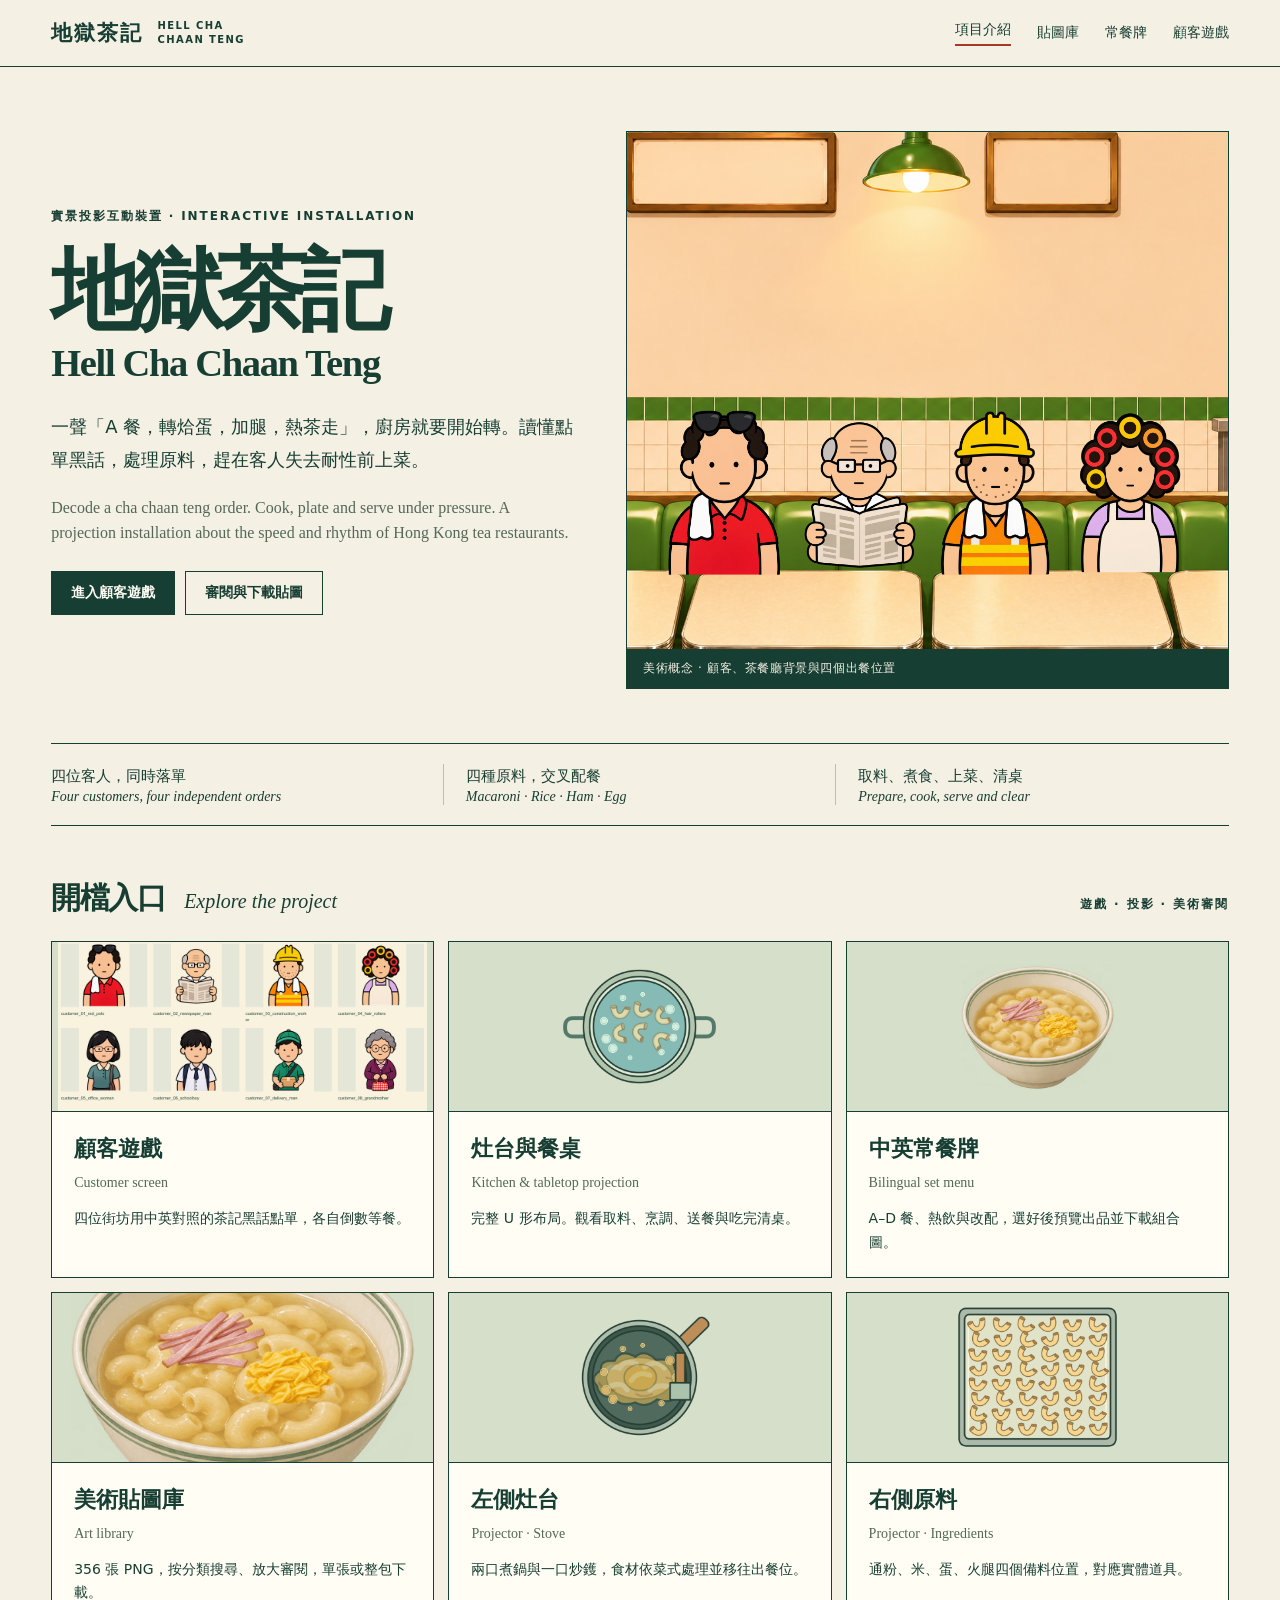
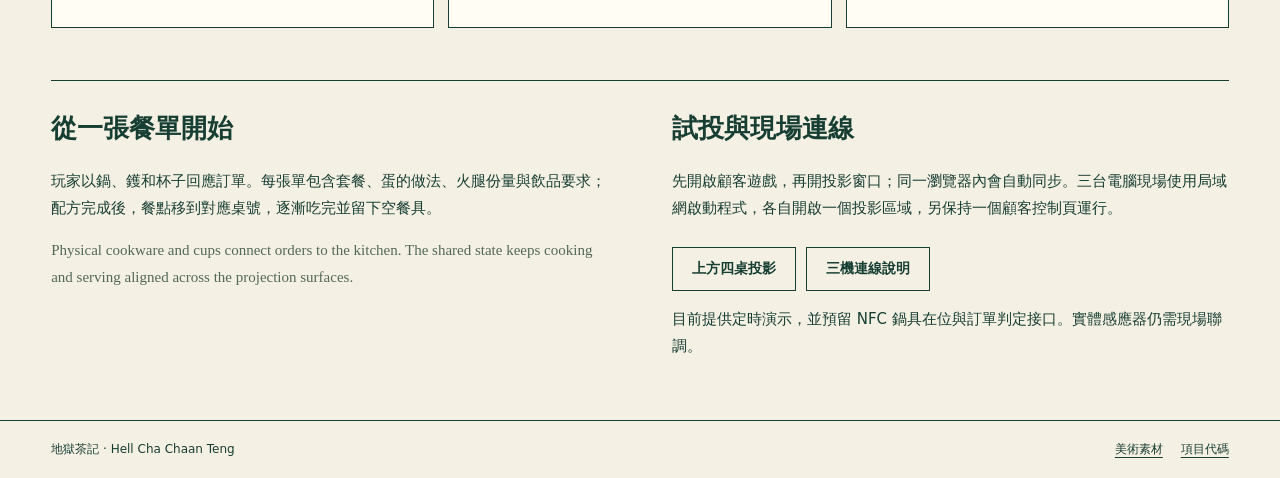
<file: index.html>
<!doctype html><html lang="zh-HK"><head><meta charset="utf-8"><meta name="viewport" content="width=device-width,initial-scale=1"><title>地獄茶記 · Hell Cha Chaan Teng</title><meta name="description" content="用茶餐廳點單黑話、實體道具與投影互動，體驗一場廚房出餐挑戰。項目介紹、遊戲入口、投影與美術貼圖。"><link rel="stylesheet" href="hub.css">
<script>if(new URLSearchParams(location.search).has('projection'))location.replace('customers.html'+location.search+location.hash)</script></head>
<body><nav class="site-nav" aria-label="主導航"><a class="wordmark" href="index.html">地獄茶記<small>HELL CHA<br>CHAAN TENG</small></a><div class="site-links"><a href="index.html" aria-current="page">項目介紹</a><a href="textures.html">貼圖庫</a><a href="menu.html">常餐牌</a><a href="customers.html">顧客遊戲</a></div></nav>
<main class="shell">
<section class="hero"><div><span class="eyebrow">實景投影互動裝置 · Interactive installation</span><h1>地獄茶記<span lang="en">Hell Cha Chaan Teng</span></h1><p class="intro">一聲「A 餐，轉烚蛋，加腿，熱茶走」，廚房就要開始轉。讀懂點單黑話，處理原料，趕在客人失去耐性前上菜。</p><p class="english" lang="en">Decode a cha chaan teng order. Cook, plate and serve under pressure. A projection installation about the speed and rhythm of Hong Kong tea restaurants.</p><div class="actions"><a class="button" href="customers.html">進入顧客遊戲</a><a class="button secondary" href="textures.html">審閱與下載貼圖</a></div></div>
<figure class="hero-art"><img class="room" src="HellChaChaanTeng_ArtPack_2026-11-22/02_Backgrounds/background_customer_four_tables.png" alt="綠色卡座、奶油色牆面與四張空餐桌的茶餐廳"><div class="hero-people" aria-hidden="true"><img src="HellChaChaanTeng_ArtPack_2026-11-22/01_Customers/customer_01_red_polo.png" alt=""><img src="HellChaChaanTeng_ArtPack_2026-11-22/01_Customers/customer_02_newspaper_man.png" alt=""><img src="HellChaChaanTeng_ArtPack_2026-11-22/01_Customers/customer_03_construction_worker.png" alt=""><img src="HellChaChaanTeng_ArtPack_2026-11-22/01_Customers/customer_04_hair_rollers.png" alt=""></div><figcaption class="hero-caption">美術概念 · 顧客、茶餐廳背景與四個出餐位置</figcaption></figure></section>
<div class="strip"><p>四位客人，同時落單<small>Four customers, four independent orders</small></p><p>四種原料，交叉配餐<small>Macaroni · Rice · Ham · Egg</small></p><p>取料、煮食、上菜、清桌<small>Prepare, cook, serve and clear</small></p></div>
<section aria-labelledby="entrances"><div class="section-heading"><h2 id="entrances">開檔入口 <small>Explore the project</small></h2><span class="eyebrow">遊戲 · 投影 · 美術審閱</span></div>
<div class="entry-grid">
<a class="entry" href="customers.html"><img src="HellChaChaanTeng_ArtPack_2026-11-22/11_Preview/contact_customers.png" alt="八款顧客美術總覽"><div class="entry-copy"><h3>顧客遊戲</h3><p class="english">Customer screen</p><p>四位街坊用中英對照的茶記黑話點單，各自倒數等餐。</p></div></a>
<a class="entry" href="tables.html"><img src="HellChaChaanTeng_ArtPack_2026-11-22/07_Cooking_States/pot_macaroni_02_cooking.png" alt="鍋中通粉冒泡烹調"><div class="entry-copy"><h3>灶台與餐桌</h3><p class="english">Kitchen & tabletop projection</p><p>完整 U 形布局。觀看取料、烹調、送餐與吃完清桌。</p></div></a>
<a class="entry" href="menu.html"><img src="HellChaChaanTeng_ArtPack_2026-11-22/03_Food_Only/food_a_regular.png" alt="A 餐火腿炒蛋通粉"><div class="entry-copy"><h3>中英常餐牌</h3><p class="english">Bilingual set menu</p><p>A–D 餐、熱飲與改配，選好後預覽出品並下載組合圖。</p></div></a>
<a class="entry" href="textures.html"><img class="cover" src="HellChaChaanTeng_ArtPack_2026-11-22/03_Food_Only/food_a_regular.png" alt="餐點與飲品貼圖總覽"><div class="entry-copy"><h3>美術貼圖庫</h3><p class="english">Art library</p><p>356 張 PNG，按分類搜尋、放大審閱，單張或整包下載。</p></div></a>
<a class="entry" href="tables.html?view=stove"><img src="HellChaChaanTeng_ArtPack_2026-11-22/07_Cooking_States/wok_scrambled_02_cooking.png" alt="炒鑊中的蛋與鑊鏟"><div class="entry-copy"><h3>左側灶台</h3><p class="english">Projector · Stove</p><p>兩口煮鍋與一口炒鑊，食材依菜式處理並移往出餐位。</p></div></a>
<a class="entry" href="tables.html?view=ingredients"><img src="HellChaChaanTeng_ArtPack_2026-11-22/05_Ingredients_Bulk/ingredient_bulk_macaroni_tray.png" alt="大盤生通粉"><div class="entry-copy"><h3>右側原料</h3><p class="english">Projector · Ingredients</p><p>通粉、米、蛋、火腿四個備料位置，對應實體道具。</p></div></a>
</div></section>
<section class="guide"><div><h2>從一張餐單開始</h2><p>玩家以鍋、鑊和杯子回應訂單。每張單包含套餐、蛋的做法、火腿份量與飲品要求；配方完成後，餐點移到對應桌號，逐漸吃完並留下空餐具。</p><p class="english" lang="en">Physical cookware and cups connect orders to the kitchen. The shared state keeps cooking and serving aligned across the projection surfaces.</p></div><div><h2>試投與現場連線</h2><p>先開啟顧客遊戲，再開投影窗口；同一瀏覽器內會自動同步。三台電腦現場使用局域網啟動程式，各自開啟一個投影區域，另保持一個顧客控制頁運行。</p><div class="actions"><a class="button secondary" href="tables.html?view=tables">上方四桌投影</a><a class="button secondary" href="https://github.com/Yatging/HellChaChaanTeng#三台电脑与三路投影" target="_blank" rel="noopener">三機連線說明</a></div><p>目前提供定時演示，並預留 NFC 鍋具在位與訂單判定接口。實體感應器仍需現場聯調。</p></div></section>
</main><footer class="site-footer"><span>地獄茶記 · Hell Cha Chaan Teng</span><div><a href="textures.html">美術素材</a><a href="https://github.com/Yatging/HellChaChaanTeng">項目代碼</a></div></footer>
<script src="hub-nav.js"></script></body></html>
</file>
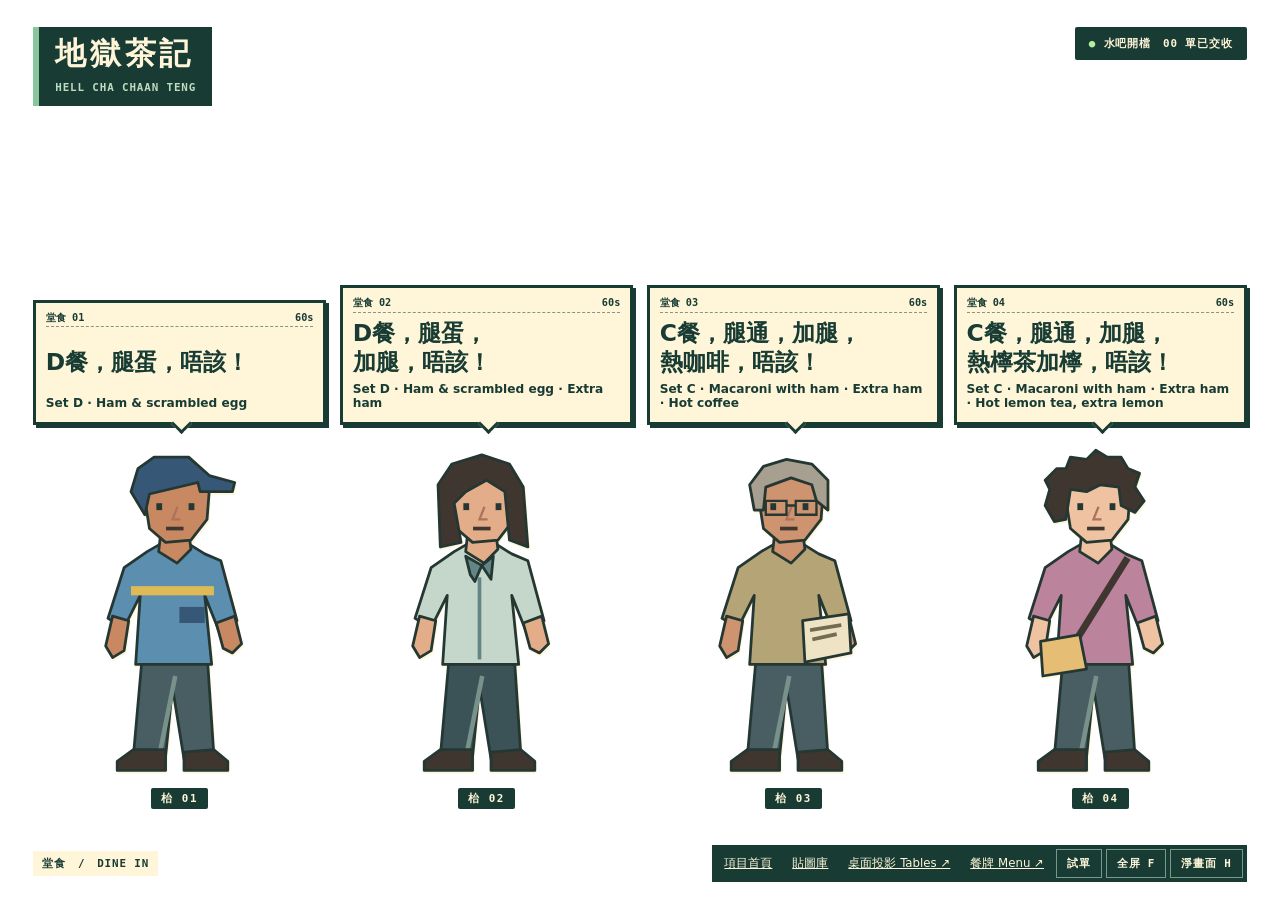
<file: customers.html>
<!doctype html>
<html lang="zh-HK">
<meta charset="utf-8"><meta name="viewport" content="width=device-width, initial-scale=1">
<title>地獄茶記 · Hell Cha Chaan Teng</title>
<style>
:root{--ink:#183c34;--cream:#fff5d8;--jade:#89c69b;--red:#bb4735;font-family:"Microsoft JhengHei","PingFang HK",system-ui,sans-serif;color:var(--ink);background:transparent}
*{box-sizing:border-box}body{margin:0;background:transparent}main{height:100svh;min-height:300px;display:flex;flex-direction:column;padding:3vh 2.6vw 2vh}header,footer{display:flex;align-items:center;justify-content:space-between;gap:1vw}header{align-items:flex-start}.brand,.status,.tools,.lane-no{background:var(--ink);color:var(--cream)}.brand{padding:.7em 1em;border-left:6px solid var(--jade)}h1{font-size:clamp(17px,2.4vw,48px);line-height:1;margin:0 0 .22em;letter-spacing:.12em}.latin,small,.status,button,.lane-no{font:600 clamp(9px,.85vw,17px)/1.4 ui-monospace,monospace;letter-spacing:.08em}.latin{color:#bedabf}.status{padding:9px 14px;border-radius:2px}.dot{color:#b4ed9e}
.stage{flex:1;display:grid;grid-template-columns:repeat(4,minmax(0,1fr));gap:1.1vw;align-items:end;padding:3vh 0 4vh;min-height:0}.lane{text-align:center;min-width:0;position:relative}.actor{display:flex;flex-direction:column;align-items:center;transform-origin:center bottom;animation:enter .48s ease-out}.bubble{background:var(--cream);border:3px solid var(--ink);color:var(--ink);text-align:left;position:relative;width:100%;padding:.65vw .75vw .85vw;box-shadow:3px 3px 0 var(--ink);margin-bottom:1.8vh}.bubble:after{content:"";position:absolute;left:48%;bottom:-9px;width:12px;height:12px;background:inherit;border-right:3px solid var(--ink);border-bottom:3px solid var(--ink);transform:rotate(45deg)}.ticket{display:flex;justify-content:space-between;border-bottom:1px dashed #859485;margin-bottom:.5em;padding-bottom:.3em;font:700 clamp(8px,.8vw,16px)/1.2 monospace}.words{font-size:clamp(13px,1.83vw,38px);font-weight:850;line-height:1.24;min-height:2.55em;display:flex;align-items:center;text-wrap:balance}.portrait{width:100%;height:min(43vh,27vw);overflow:visible;filter:drop-shadow(1px 2px 0 #fff7dc)}.lane-no{display:inline-block;padding:3px 10px;letter-spacing:.14em;border-radius:2px}.tools{display:flex;align-items:center;padding:4px;gap:4px}button{cursor:pointer;color:var(--cream);background:var(--ink);border:1px solid #76998a;padding:6px 10px}button:hover,button:focus-visible{background:#39705d}footer>small{background:var(--cream);padding:5px 9px}.satisfied .bubble{background:#c5edb1}.angry .bubble{background:#ffbc9e}.leaving{animation:exit .8s ease-in forwards}.angry .portrait{animation:shake .16s alternate 5}.satisfied .portrait{animation:bounce .35s alternate 2}.clean header,.clean footer{visibility:hidden}.panel{position:fixed;z-index:2;bottom:8vh;right:3vw;padding:1em;background:var(--cream);border:3px solid var(--ink);box-shadow:4px 4px 0 var(--ink)}.panel>*{margin:4px}select{font-size:16px}.panel p{font-size:14px}.empty{visibility:hidden}
@keyframes enter{from{opacity:0;transform:translateY(14%)}}@keyframes exit{to{opacity:0;transform:translateX(45%)}}@keyframes shake{to{transform:rotate(4deg)}}@keyframes bounce{to{transform:translateY(-8px)}}@media(prefers-reduced-motion:reduce){*{animation-duration:.01ms!important}}
.menu-link{color:var(--cream);font-size:clamp(11px,.92vw,18px);padding:4px 8px}.translation{font:600 clamp(10px,.95vw,20px)/1.2 system-ui;margin-top:.35em}.translation:empty{display:none}
</style>
<main><header><div class="brand"><h1>地獄茶記</h1><span class="latin">HELL CHA CHAAN TENG</span></div><div class="status"><b class="dot">●</b> 水吧開檔　<span id="count">00</span> 單已交收</div></header>
<section class="stage" aria-label="四個顧客站位"></section>
<footer><small>堂食　/　DINE IN</small><div class="tools"><a class="menu-link" href="index.html">項目首頁</a><a class="menu-link" href="textures.html">貼圖庫</a><a class="menu-link" href="tables.html" target="_blank" rel="noopener">桌面投影 Tables ↗</a><a class="menu-link" href="menu.html" target="_blank" rel="noopener">餐牌 Menu ↗</a><button id="test">試單</button><button id="screen">全屏 F</button><button id="hide">淨畫面 H</button></div></footer></main>
<aside class="panel" hidden><strong>裝置試單</strong><select id="target" aria-label="選擇站位"></select><button id="yes">符合 ✓</button><button id="no">不符 ×</button><button id="close">關閉</button><p>H 切換投影工具　·　F 全屏</p><output id="message"></output></aside>
<script src="menu-data.js"></script>
<script src="table-sync.js"></script>
<script src="kitchen.js"></script>
<script>
'use strict';
const menu = TeaMenu.orders;
// Original cut-paper portraits: polygon silhouettes, two-tone inks and personal accessories.
const cast=[
 ['阿姐','market','#dc6b46','#813c39','#db9c78','bun'],
 ['後生仔','student','#5b9681','#325d62','#edb99a','fringe'],
 ['陳伯','reader','#b5a576','#746b53','#ce946f','grey'],
 ['寫字樓職員','office','#c5d6ca','#628686','#e3ad89','bob'],
 ['送貨師傅','courier','#5c8eb0','#365776','#c88962','cap'],
 ['街坊','shopper','#bc849c','#78556a','#efc3a1','curls'],
 ['女學生','student','#d6a95d','#9a784b','#dfa67c','bob'],
 ['街坊叔叔','reader','#70a39f','#476d70','#edb896','grey']];
function portrait(person,mood=''){
 const [label,role,shirt,shade,skin,hair]=person, ink='#243733',dark='#403630';
 const poly=(points,fill,stroke=ink)=>'<polygon points="'+points+'" fill="'+fill+'" stroke="'+stroke+'" stroke-width="1.2" stroke-linejoin="round"/>';
 const line=(d,c=ink,w=1.6)=>'<path d="'+d+'" fill="none" stroke="'+c+'" stroke-width="'+w+'" stroke-linecap="square"/>';
 const box=(x,y,w,h,c)=>'<rect x="'+x+'" y="'+y+'" width="'+w+'" height="'+h+'" fill="'+c+'"/>';
 const haircuts={bun:'30,32 27,20 31,11 40,7 42,2 50,2 54,8 59,11 62,25 57,29 54,16 47,20 32,21',fringe:'28,31 25,17 32,9 46,6 59,12 63,23 56,28 52,18 44,22 41,18 31,24',grey:'28,30 26,19 32,11 42,8 53,10 60,17 60,30 55,26 53,19 44,16 33,20 32,30',bob:'25,46 24,19 30,10 43,6 55,10 61,20 63,46 55,43 53,22 45,17 36,22 31,27 34,44',cap:'24,22 27,12 34,7 49,7 58,15 69,18 68,22 54,22 53,18 32,23 30,32',curls:'25,35 21,28 23,21 21,17 26,12 30,12 32,7 39,8 43,4 48,7 54,7 57,12 62,14 60,20 64,26 60,31 54,28 53,20 45,19 39,22 32,21 30,34'};
 const acc={office:poly('36,50 43,54 40,61 38,58',shade)+poly('43,54 48,50 47,60',shade)+line('M42 60v34',shade),reader:line('M33 26h9v6h-9z M46 26h9v6h-9z M42 28h4',ink,1)+poly('49,78 69,75 70,92 50,96','#eee4c5')+line('M53 82l12 -2 M54 86l9 -2',shade),student:line('M28 50l5 34 M56 50l-6 34',dark,4)+box(35,88,17,8,'#ded7b5'),market:poly('25,57 32,59 35,69 53,69 56,57 60,55 58,98 28,98','#5e8077')+box(36,78,15,9,'#90aa89'),courier:box(24,63,36,4,'#deb957')+box(45,72,11,7,shade),shopper:line('M56 52l-25 40',dark,3)+poly('19,87 36,84 39,99 20,102','#e5bd75')};
 return '<svg class="portrait" viewBox="12 0 66 150" role="img" aria-label="'+label+'">'+
 poly('29,92 57,92 60,137 47,138 42,107 39,137 25,137',role==='office'?'#3b5256':'#485e63')+line('M43 103l-6 30','#78918b',2)+poly('25,134 39,134 39,143 18,143 18,139',dark)+poly('47,135 60,134 66,139 66,143 47,143',dark)+
 poly('31,48 38,44 48,44 56,49 63,52 70,78 62,82 56,67 59,97 26,97 28,67 21,81 14,77 21,55',shirt)+poly('16,76 23,78 21,91 16,94 13,89',skin)+poly('61,79 69,76 72,88 68,92 64,90',skin)+poly('37,39 49,39 50,47 44,53 36,48',skin)+poly('29,19 35,13 50,13 58,21 57,34 50,43 39,44 32,38',skin)+poly(haircuts[hair],hair==='grey'?'#a79f90':hair==='cap'?shade:dark)+box(35,27,2.5,3,ink)+box(49,27,2.5,3,ink)+line('M44 29l-2 5h3','#ad735b',1)+line(mood==='angry'?'M38 39l5 -2 4 2 M34 24l5 2 M48 26l5 -2':mood==='satisfied'?'M38 36q5 8 11 -1':'M40 38h6',dark)+acc[role]+'</svg>';
}
const slots=[],now=()=>Date.now(),pick=a=>a[Math.floor(Math.random()*a.length)];
let serial=0,served=0,voice=null;
const stage=document.querySelector('.stage'), panel=document.querySelector('.panel');
const instance=(globalThis.crypto?.randomUUID?.()||Date.now().toString(36));
let autoServe=true;
const kitchen=createKitchen(now);
const hostSince=performance.timeOrigin;
const tableChannel=TableSync.connect(message=>{
 if(message?.type==='request'){tick();publishTables()}
 if(message?.type==='judge' && message.host===instance)resolveOrder(message.orderId,message.matched);
 if(message?.host===instance && message.type==='vessel')window.ChaChaanKitchen.setVesselPresent(message.stationId,message.present);
 if(message?.host===instance && message.type==='kitchen-mode')window.ChaChaanKitchen.setMode(message.mode);
});
function publishTables(){
 tableChannel?.postMessage({type:'tables',host:instance,hostSince,sentAt:now(),autoServe,kitchen:kitchen.snapshot(),tables:slots.map(s=>({
   slot:s.i+1,orderId:s.id,combination:s.order.key,state:s.state,dueAt:s.deadline,servedAt:s.servedAt
 }))});
}
function snapshot(s){return {slot:s.i+1,orderId:s.id,text:s.order.text,english:s.order.english,setCode:s.order.setCode,modifier:s.order.modifier,drink:s.order.drink,temperature:s.order.temperature,drinkPrep:s.order.drinkPrep,combination:s.order.key,eggStyle:s.order.eggStyle,ingredients:{...s.order.ingredients},requirements:[...s.order.requirements],customer:s.person[0],dueAt:s.deadline,state:s.state}}
function emit(name,data){window.dispatchEvent(new CustomEvent('cct:'+name,{detail:data}))}
function render(s,reply=''){
 const who=s.node.querySelector('.actor');who.className='actor '+(s.state==='waiting'?'':s.state);
 who.innerHTML='<div class="bubble"><div class="ticket"><span>堂食 '+String(s.i+1).padStart(2,'0')+'</span><span class="clock"></span></div><div class="words"></div><div class="translation" lang="en"></div></div>'+portrait(s.person,s.state);
 who.querySelector('.words').textContent=reply||s.order.text;
 who.querySelector('.translation').textContent=reply?'':s.order.english;
 who.querySelector('.clock').textContent=reply?'✓':Math.ceil((s.deadline-now())/1000)+'s';
 if(s.state==='angry')who.querySelector('.clock').textContent='×';
}
function spawn(s){
 const others=slots.filter(o=>o!==s&&o.state!=='empty');
 s.person=pick(cast.filter(p=>p!==s.person&&!others.some(o=>o.person===p)));
 const available=menu.filter(o=>o!==s.order&&!others.some(q=>q.order===o));
 const set=pick(TeaMenu.sets.filter(set=>available.some(o=>o.setCode===set.code)));
 s.order=pick(available.filter(o=>o.setCode===set.code));
 s.id=instance+'-'+(++serial);s.state='waiting';s.deadline=now()+60000;s.node.querySelector('.actor').classList.remove('empty');
 s.servedAt=null;
 s.approved=false;kitchen.add(s.id,s.i+1,s.order);
 render(s);const data=snapshot(s);emit('order',data);publishTables();
 if(voice)Promise.resolve().then(()=>voice(data)).catch(e=>console.warn('Voice adapter',e));
}
function resolveOrder(id,matched){
 const s=slots.find(s=>s.id===id);
 if(!s||s.state!=='waiting'||typeof matched!=='boolean'||(s.approved&&!matched))return false;
 kitchen.advance();
 if(matched&&!kitchen.ready(id)){
   if(s.approved)return false;
   s.approved=true;return true;
 }
 kitchen.remove(id);
 s.state=matched?'satisfied':'angry';s.servedAt=matched?now()+TableSync.transfer:null;
 s.deadline=matched?s.servedAt+TableSync.duration:now()+1900;
 render(s,matched?pick(['啱晒，多謝！','正呀，唔該！']):pick(['落錯單喇！','唔係我要嗰份！']));
 document.querySelector('#count').textContent=String(++served).padStart(2,'0');emit('result',{...snapshot(s),matched});publishTables();return true;
}
function tick(){kitchen.advance();for(const s of slots){
 if(s.state==='waiting'&&s.approved&&kitchen.ready(s.id)){resolveOrder(s.id,true);continue}
 if(now()<s.deadline){if(s.state==='waiting')s.node.querySelector('.clock').textContent=Math.ceil((s.deadline-now())/1000)+'s';continue}
 if(s.state==='waiting'){
   if(autoServe&&kitchen.ready(s.id))resolveOrder(s.id,true);
   else s.node.querySelector('.clock').textContent=kitchen.ready(s.id)?'待判定':'烹調中';
 }
 else if(['satisfied','angry'].includes(s.state)){s.state='leaving';s.deadline=now()+800;s.node.querySelector('.actor').classList.add('leaving')}
 else if(s.state==='leaving'){s.state='empty';s.deadline=now()+1500+Math.random()*5500;s.node.querySelector('.actor').className='actor empty'}
 else spawn(s);
}}
window.ChaChaanTeng={orders:()=>slots.filter(s=>s.state==='waiting').map(snapshot),resolveOrder,setVoiceAdapter(fn){if(fn!==null&&typeof fn!=='function')throw TypeError('Expected function or null');voice=fn}};
window.addEventListener('cct:judge',({detail})=>resolveOrder(detail?.orderId,detail?.matched));
window.ChaChaanKitchen={
 setMode(value){const ok=kitchen.setMode(value);if(ok)publishTables();return ok},
 setVesselPresent(stationId,present){const ok=kitchen.setVesselPresent(stationId,present);if(ok)publishTables();return ok},
 state(){kitchen.advance();return kitchen.snapshot()}
};
window.addEventListener('cct:vessel',({detail})=>window.ChaChaanKitchen.setVesselPresent(detail?.stationId,detail?.present));
window.ChaChaanTeng.setAutoServe=enabled=>{
 if(typeof enabled!=='boolean')throw TypeError('Expected boolean');
 autoServe=enabled;publishTables();
};
for(let i=0;i<4;i++){const node=document.createElement('article');node.className='lane';node.innerHTML='<div class="actor"></div><span class="lane-no">枱 '+String(i+1).padStart(2,'0')+'</span>';stage.append(node);const s={i,node,state:'empty'};slots.push(s);spawn(s);document.getElementById('target').add(new Option('枱 '+(i+1),i))}
setInterval(()=>{tick();publishTables()},250);
const $=id=>document.getElementById(id);
function full(){const action=document.fullscreenElement?document.exitFullscreen():document.documentElement.requestFullscreen();action.catch(()=>{$('screen').textContent='請按 F11'})}
function clean(){document.body.classList.toggle('clean');panel.hidden=true}
$('screen').onclick=full;$('hide').onclick=clean;$('test').onclick=()=>{panel.hidden=!panel.hidden};$('close').onclick=()=>panel.hidden=true;
for(const [btn,value] of [['yes',true],['no',false]])$(btn).onclick=()=>{
 const slot=slots[$('target').value],accepted=resolveOrder(slot.id,value);
 $('message').textContent=slot.approved&&slot.state==='waiting'?'已確認，等候煮好':accepted?'已交收':'此單已處理';
};
window.addEventListener('keydown',e=>{if(e.repeat||e.ctrlKey||e.metaKey||e.altKey)return;
 if(e.key.toLowerCase()==='f')full();if(e.key.toLowerCase()==='h')clean();if(e.key==='Escape')panel.hidden=true});
if(new URLSearchParams(location.search).has('projection'))clean();
</script></html>
</file>
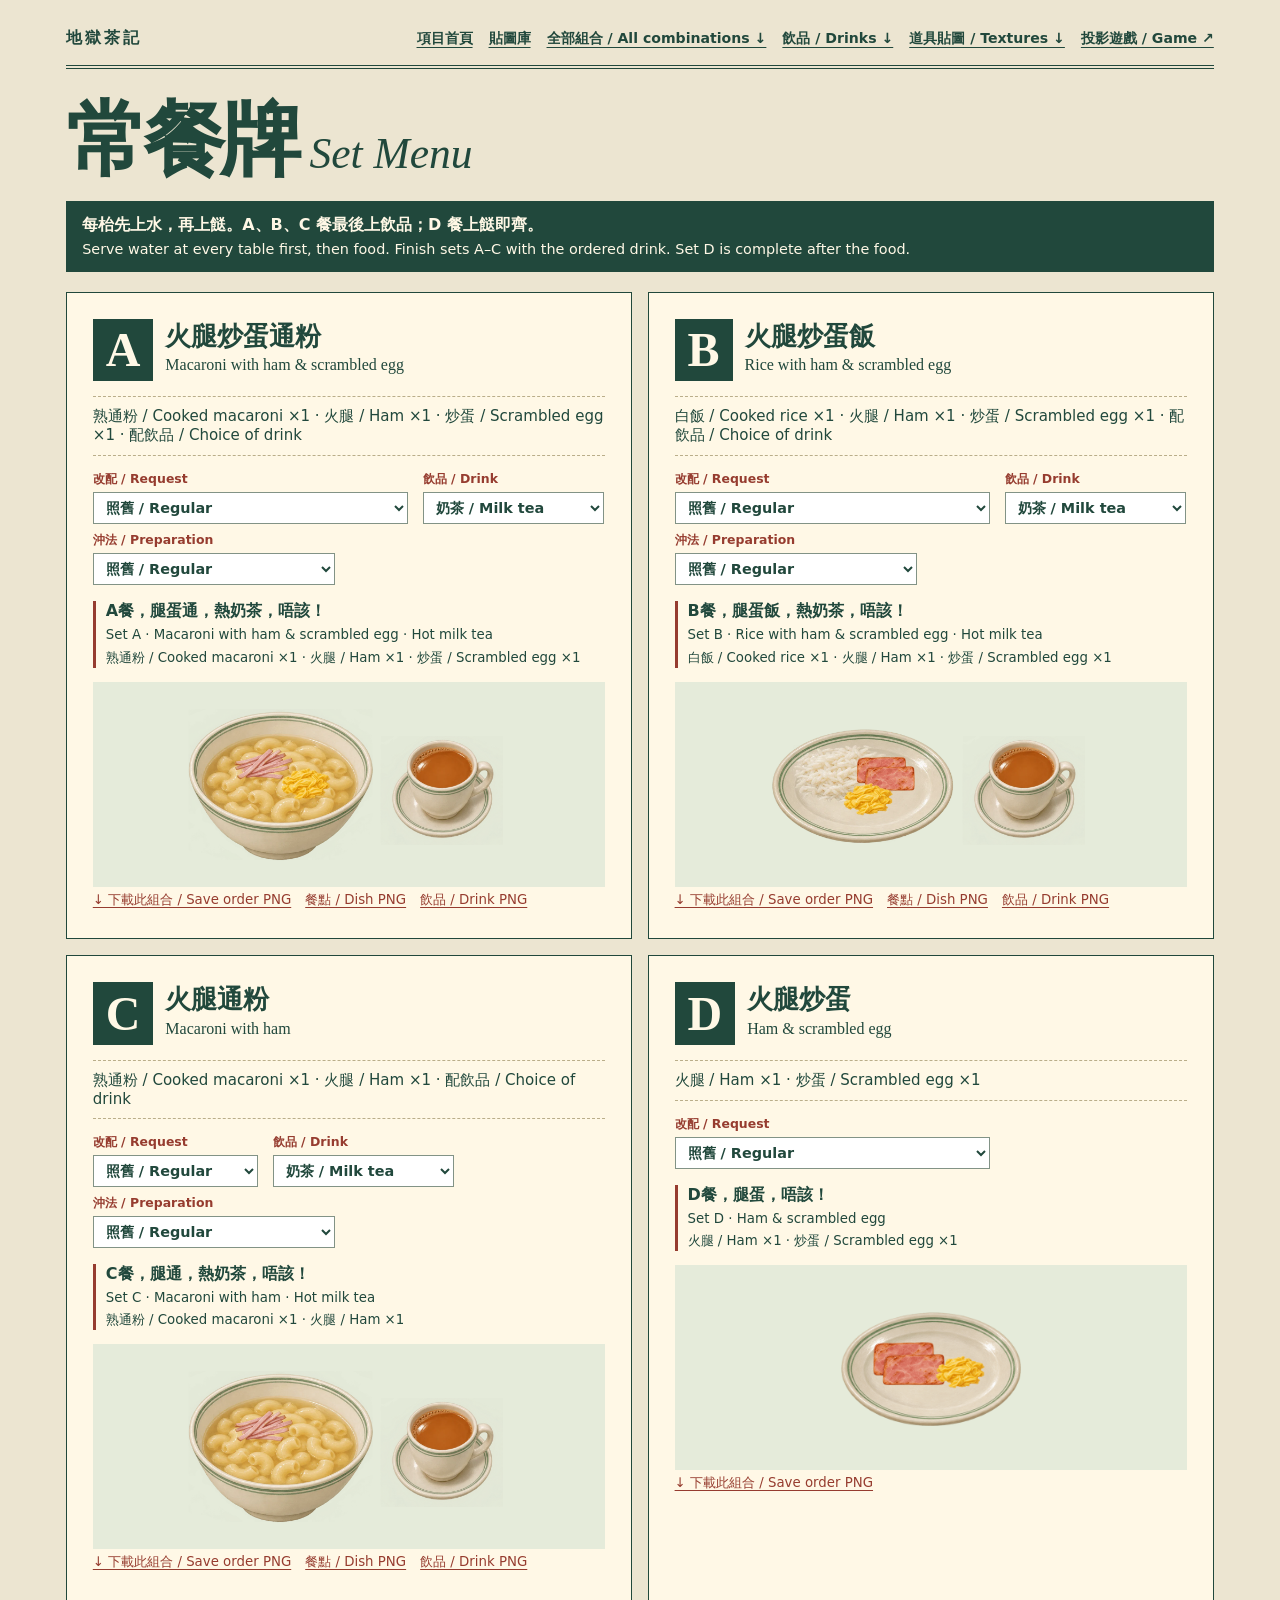
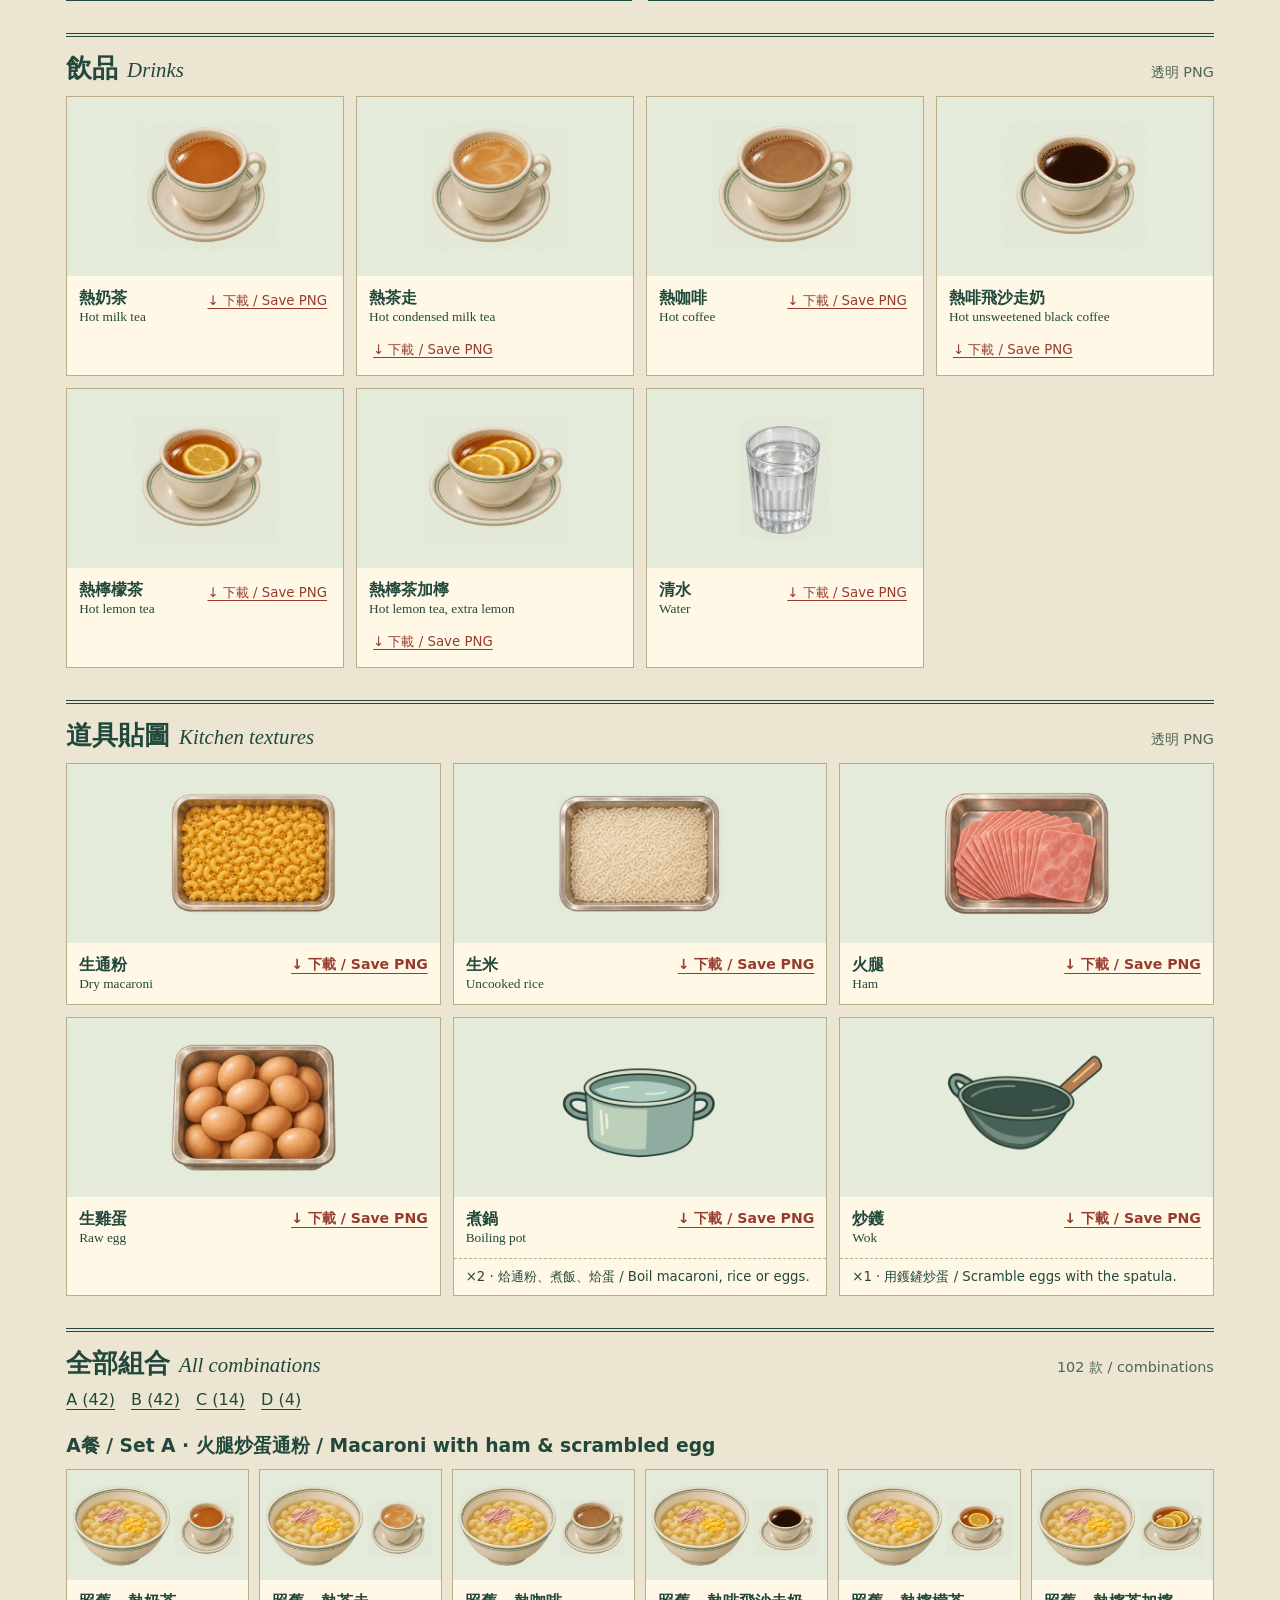
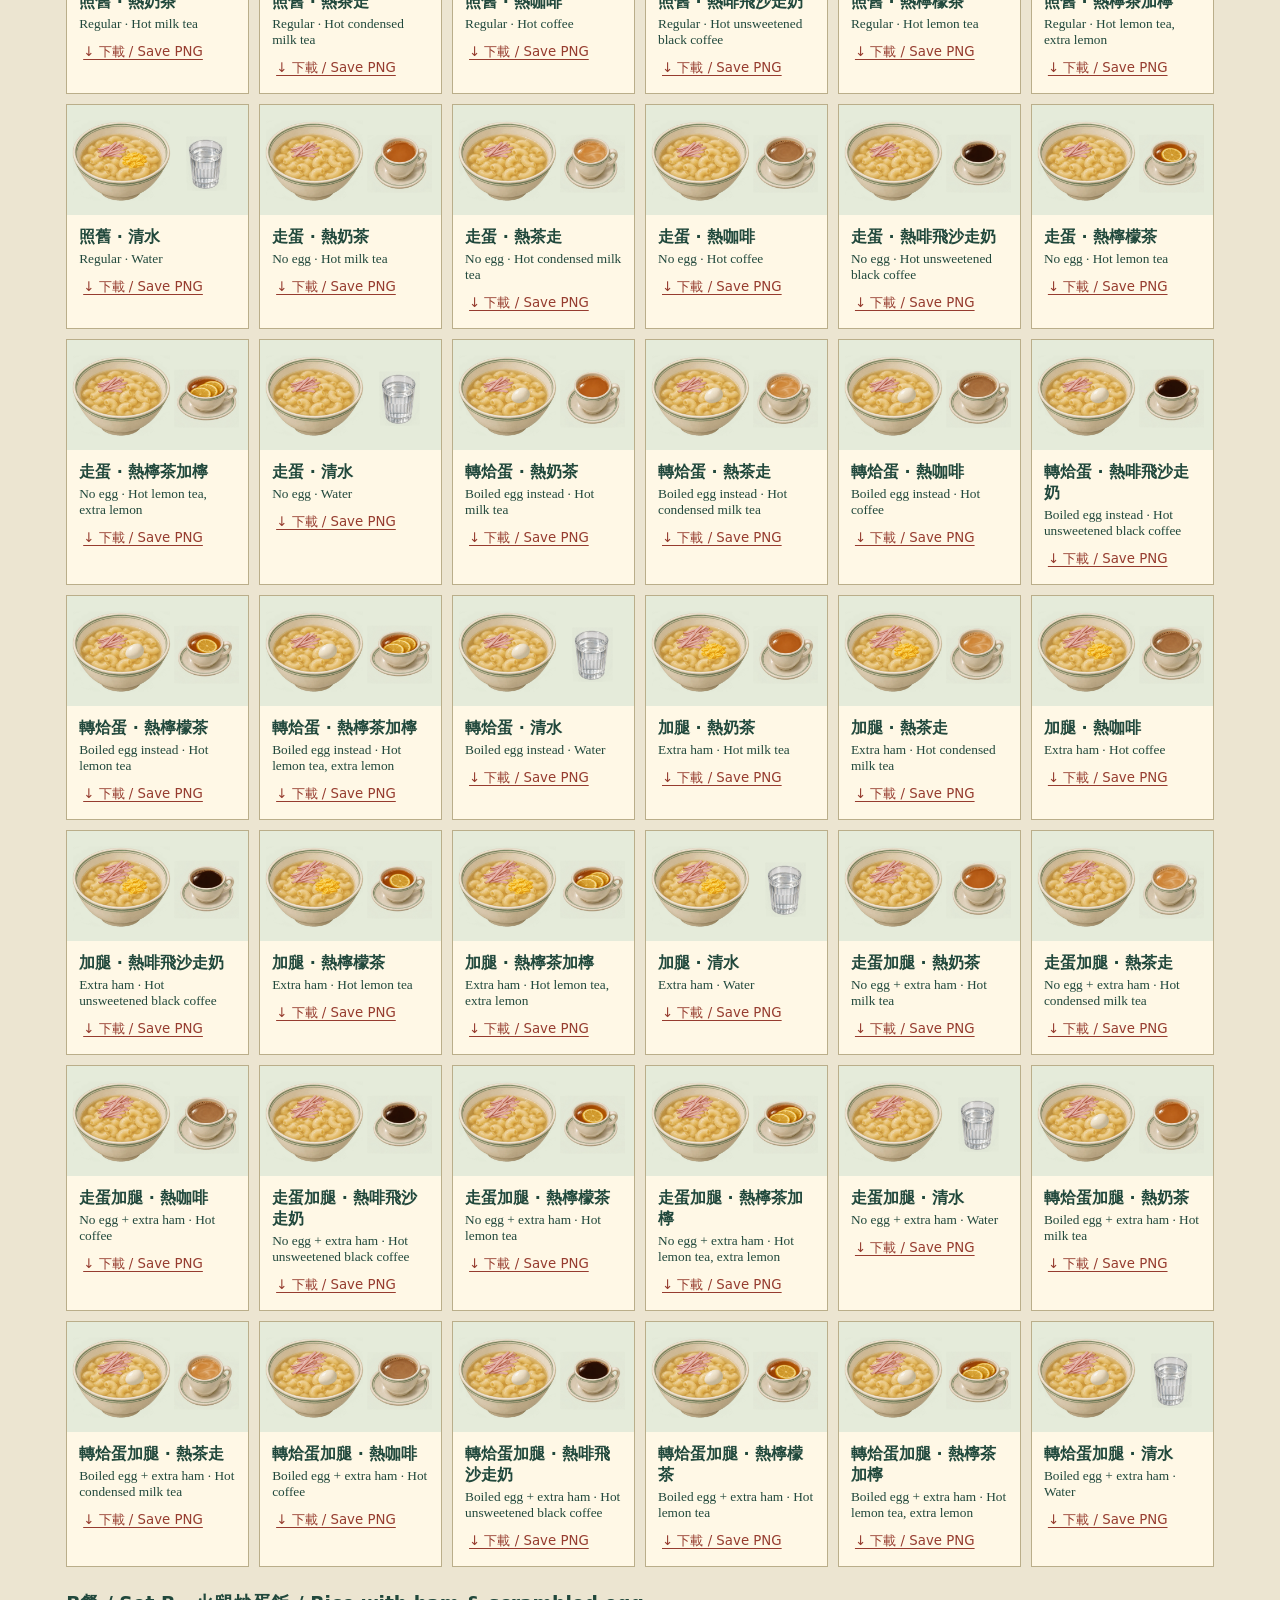
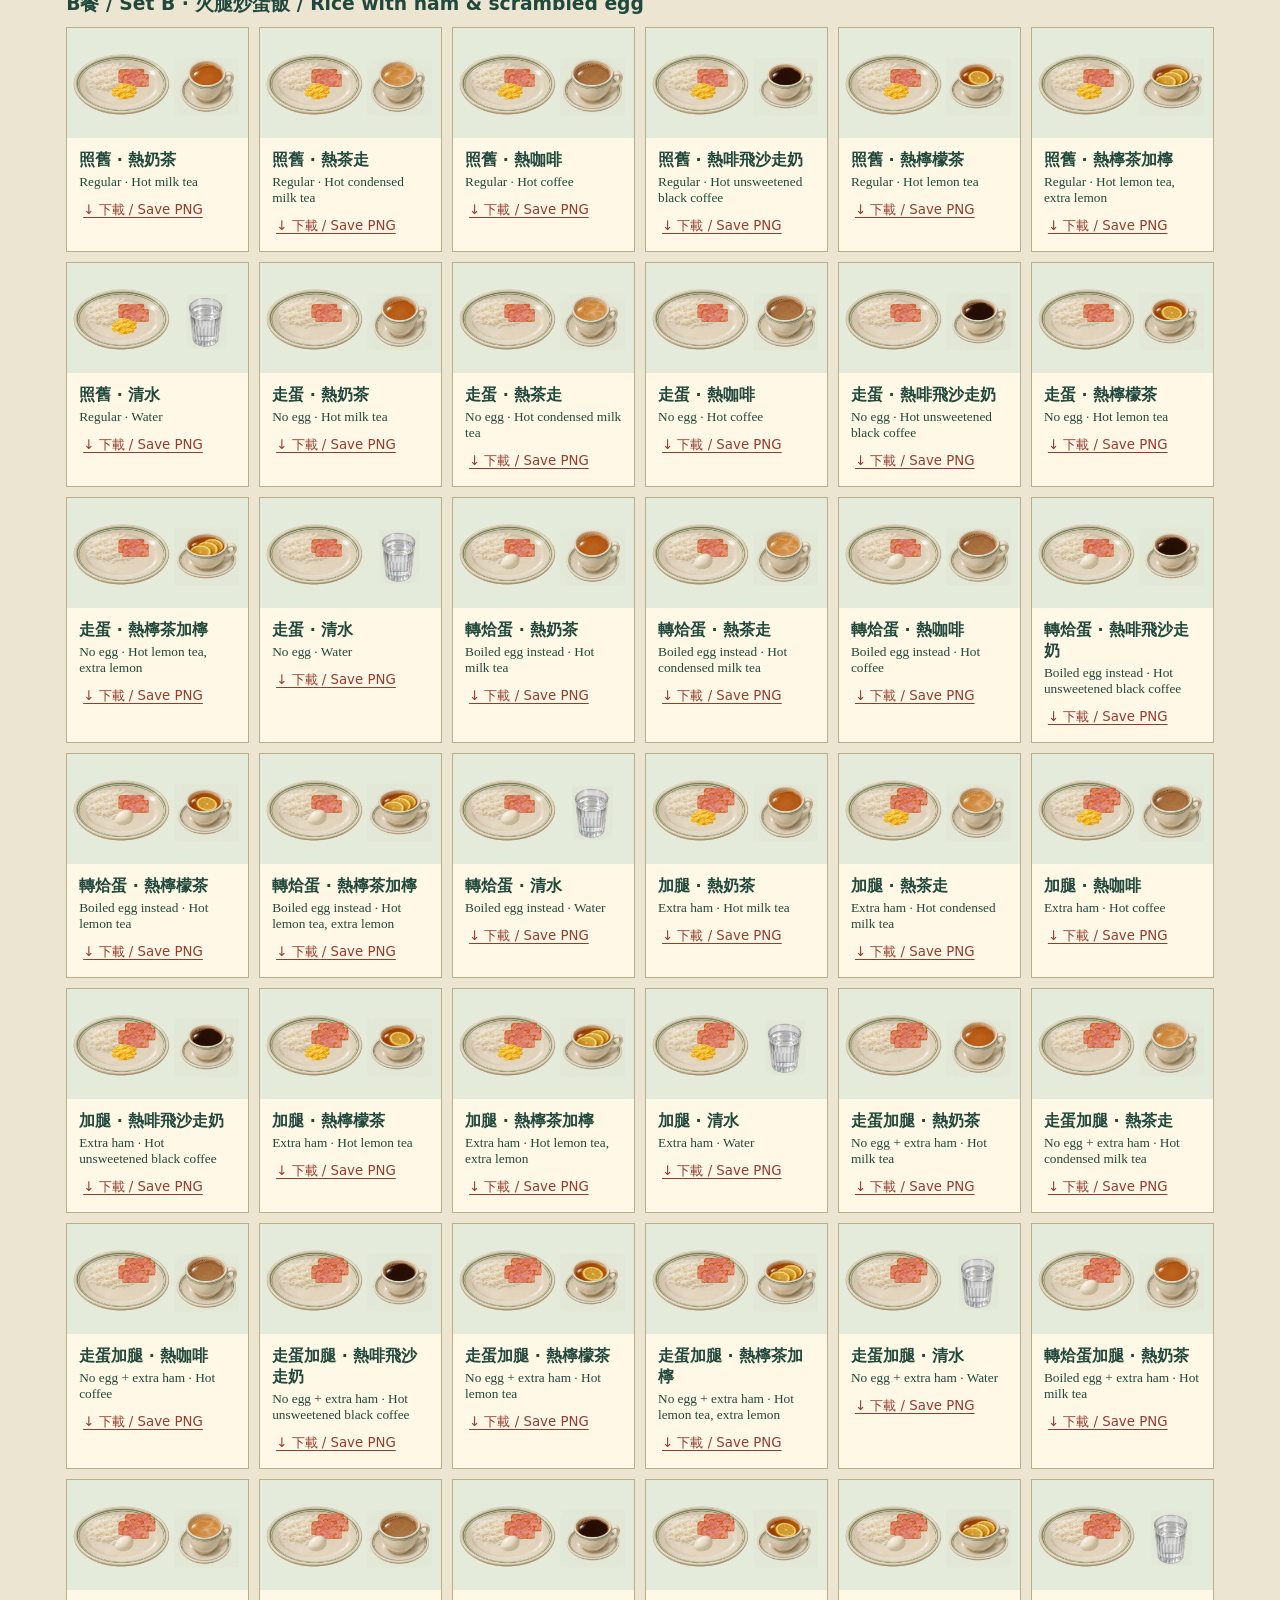
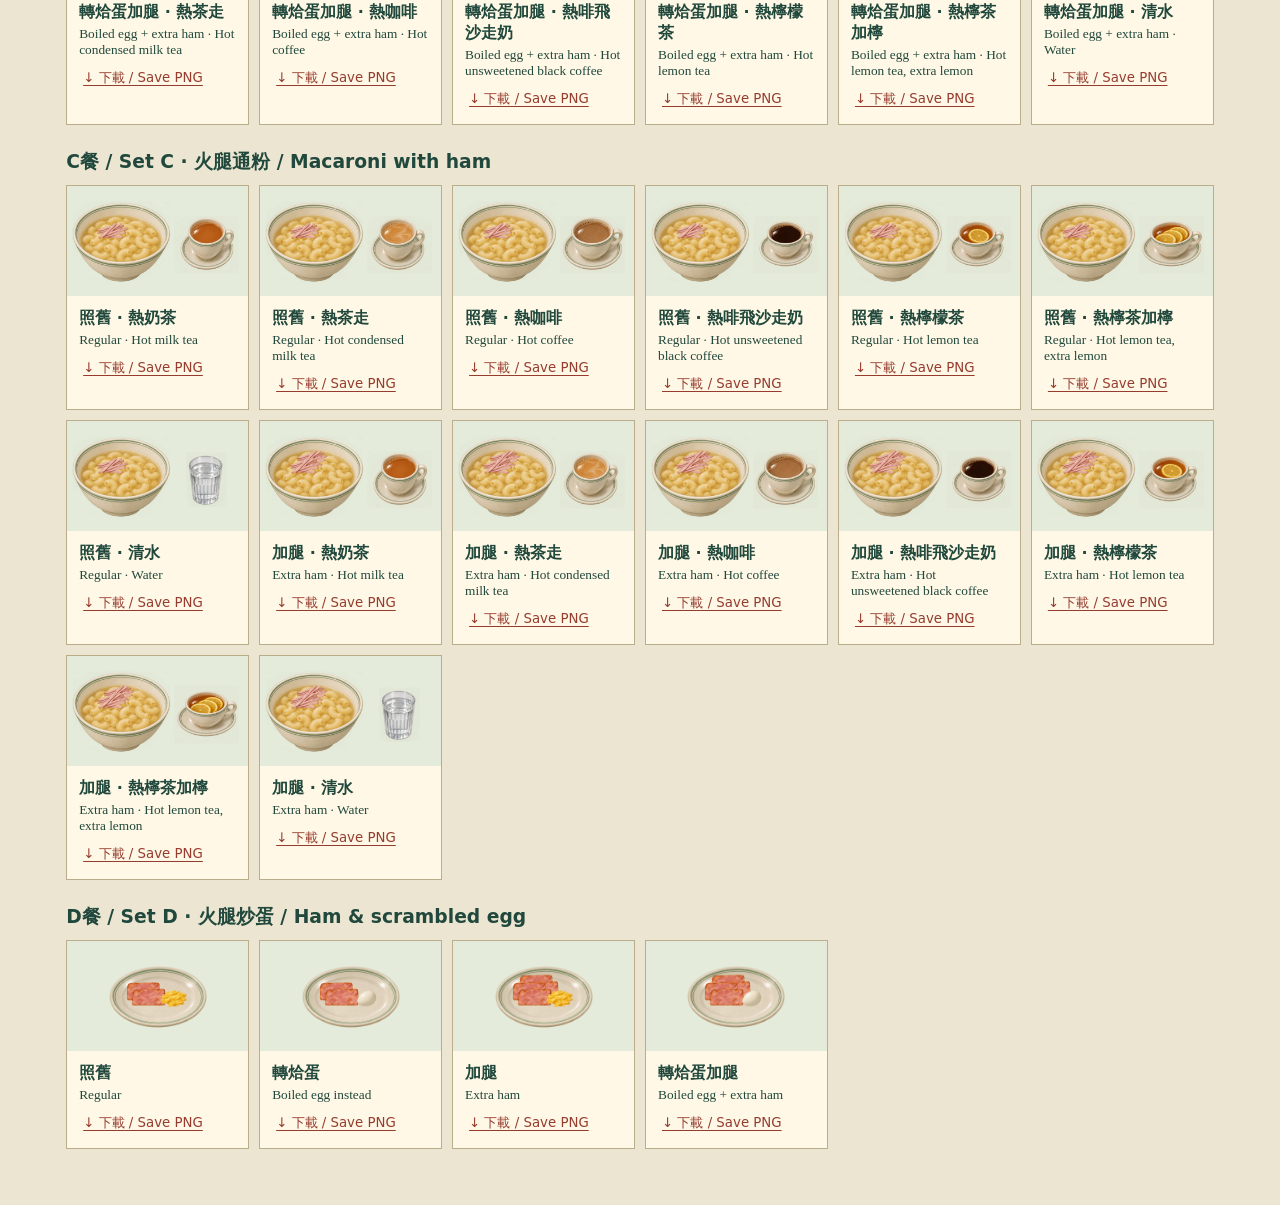
<file: menu.html>
<!doctype html>
<html lang="zh-HK">
<head>
<meta charset="utf-8">
<meta name="viewport" content="width=device-width,initial-scale=1">
<title>地獄茶記 · 常餐牌 / Set Menu</title>
<style>
:root{--ink:#21483c;--paper:#fff8e6;--red:#963c2f;--line:#baae8a;color:var(--ink);background:#ece5d1;font-family:"Microsoft JhengHei","PingFang HK",system-ui,sans-serif}
*{box-sizing:border-box}body{margin:0}main{max-width:1250px;margin:auto;padding:20px clamp(16px,4vw,58px) 56px}
nav,.title,.subhead,.card-head,.asset-foot{display:flex;align-items:center;justify-content:space-between;gap:12px}
nav{padding:8px 0 16px;border-bottom:4px double var(--ink);flex-wrap:wrap}a{color:inherit;text-underline-offset:4px}nav strong{letter-spacing:.18em}nav div{display:flex;gap:16px;flex-wrap:wrap}nav a,.asset-foot a{font-size:.88rem;font-weight:650}
h1,h2,h3,p{margin:0}.title{margin:30px 0 20px;align-items:baseline;justify-content:start;flex-wrap:wrap}h1{font-size:clamp(42px,6.4vw,84px);line-height:1;letter-spacing:-.06em}.en{font-family:Georgia,serif}.title .en{font-style:italic;font-size:clamp(24px,3.4vw,46px)}
.service{padding:12px 16px;background:var(--ink);color:var(--paper);line-height:1.55;margin-bottom:20px}.service span,.caption{display:block;font-size:.9rem}
.grid{display:grid;grid-template-columns:1fr 1fr;gap:16px}.card{background:var(--paper);border:1px solid var(--ink);padding:clamp(16px,2vw,27px)}.card-head{justify-content:start;align-items:center}.letter{background:var(--ink);color:var(--paper);padding:.08em .27em;font:700 48px/1.15 Georgia,serif}h2{font-size:clamp(21px,2vw,30px);line-height:1.2}.card-head .en{margin:.3em 0;font-size:1rem}.recipe{border-block:1px dashed var(--line);padding:10px 0;margin:15px 0;font-size:.94rem}
.choose{display:flex;gap:8px 15px;flex-wrap:wrap}.choose label{font-size:.78rem;color:var(--red);font-weight:700}.choose select{display:block;margin-top:4px;background:white;color:var(--ink);font:inherit;font-size:.9rem;padding:6px 8px;border:1px solid #829386;max-width:100%}
.ticket{margin:16px 0 0;border-left:3px solid var(--red);padding-left:10px}.ticket small{display:block;line-height:1.4;margin-top:4px}
.subhead{border-top:4px double var(--ink);margin:32px 0 12px;padding-top:16px;align-items:baseline;flex-wrap:wrap}.subhead h2 span{font:italic 1.3rem Georgia,serif}.caption{color:#4f6557}
.gallery{display:grid;grid-template-columns:repeat(3,minmax(0,1fr));gap:12px}.asset{margin:0;border:1px solid var(--line);background:var(--paper)}.asset img{display:block;width:100%;height:clamp(120px,14vw,180px);object-fit:contain;background:#e5ebda}.asset-foot{padding:12px;align-items:start;flex-wrap:wrap}.asset-foot small{display:block;font-family:Georgia,serif}.asset-foot a{color:var(--red)}.note{border-top:1px dashed var(--line);padding:8px 12px;font-size:.83rem;line-height:1.45}
@media(max-width:740px){.grid{grid-template-columns:1fr}.gallery{grid-template-columns:repeat(2,minmax(0,1fr))}nav div{gap:10px}.subhead{gap:6px}}@media(max-width:400px){.asset-foot{display:grid}}
.meal-art{margin:14px 0 0;border:0}.meal-art img{height:clamp(130px,13vw,175px)}.meal-art .asset-foot{align-items:center;padding:6px 0}.meal-art .asset-foot small{display:inline;font:inherit}.meal-art .asset-foot b{font-weight:500}.meal-art .asset-foot small:before{content:" / "}.meal-art .asset-foot{font-size:.83rem}
@media(min-width:741px){#drinks .gallery{grid-template-columns:repeat(4,minmax(0,1fr))}}

[hidden]{display:none!important}.art-save{font:600 .85rem/1.4 inherit;font-family:inherit;background:none;border:0;text-decoration:underline;text-underline-offset:3px;color:var(--red);cursor:pointer;padding:4px}.save-row{display:flex;gap:10px;flex-wrap:wrap;align-items:center}.meal-art img{height:clamp(150px,16vw,220px)}.collection{display:grid;grid-template-columns:repeat(auto-fill,minmax(min(100%,180px),1fr));gap:10px}.collection .asset img{height:110px}.collection .asset-foot{display:block}.collection small{margin:3px 0 7px}.jump{display:flex;flex-wrap:wrap;gap:1em;margin:12px 0}.set-heading{margin:24px 0 10px}.style-note{font-size:.86rem;color:var(--ink);margin:10px 0}.art-save:focus-visible{outline:2px solid currentColor}.save-row button{padding-left:0}.asset img{object-fit:contain}
</style>
</head>
<body><main>
<nav><strong>地獄茶記</strong><div><a href="index.html">項目首頁</a><a href="textures.html">貼圖庫</a><a href="#combinations">全部組合 / All combinations ↓</a><a href="#drinks">飲品 / Drinks ↓</a><a href="#textures">道具貼圖 / Textures ↓</a><a href="customers.html">投影遊戲 / Game ↗</a></div></nav>
<header class="title"><h1>常餐牌</h1><span class="en" lang="en">Set Menu</span></header>
<p class="service"><strong>每枱先上水，再上餸。A、B、C 餐最後上飲品；D 餐上餸即齊。</strong><span lang="en">Serve water at every table first, then food. Finish sets A–C with the ordered drink. Set D is complete after the food.</span></p>
<section class="grid" aria-label="套餐 / Set meals"></section>
<section id="drinks"><header class="subhead"><h2>飲品 <span lang="en">Drinks</span></h2><p class="caption">透明 PNG</p></header><div class="gallery"></div></section>
<section id="textures"><header class="subhead"><h2>道具貼圖 <span lang="en">Kitchen textures</span></h2><p class="caption">透明 PNG</p></header><div class="gallery"></div></section>
<section id="combinations"><header class="subhead"><h2>全部組合 <span lang="en">All combinations</span></h2><p class="caption" id="total"></p></header><div class="jump"></div></section>
</main>
<template id="set-card"><article class="card"><header class="card-head"><b class="letter"></b><div><h2></h2><p class="en" lang="en"></p></div></header>
<p class="recipe"></p><div class="choose"><label>改配 / Request<select class="modifier"></select></label><label>飲品 / Drink<select class="drink"></select></label><label>冷熱 / Temperature<select class="temperature"></select></label><label>沖法 / Preparation<select class="prep"></select></label></div><p class="style-note" aria-live="polite"></p>
<div class="ticket" aria-live="polite"><strong></strong><small lang="en"></small><small class="quantities"></small></div></article></template>
<script src="menu-data.js"></script>
<script src="menu-art.js"></script>
<script src="menu-ui.js"></script>
</body></html>
</file>
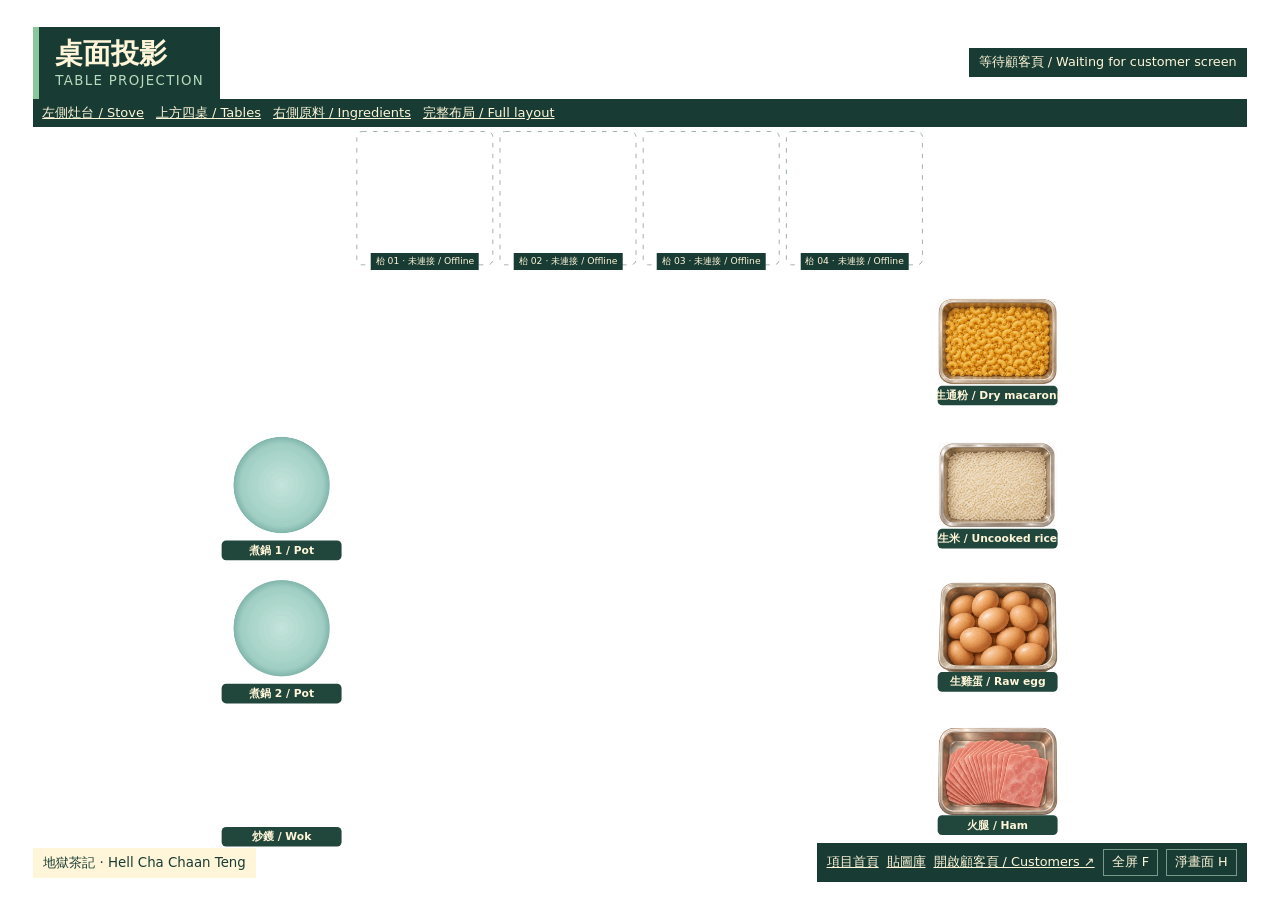
<file: tables.html>
<!doctype html>
<html lang="zh-HK">
<head>
<meta charset="utf-8"><meta name="viewport" content="width=device-width,initial-scale=1">
<title>桌面投影 · 地獄茶記 / Table projection</title>
<style>
:root{--ink:#183c34;--paper:#fff5d8;--jade:#b9dabd;color:var(--ink);font-family:"Microsoft JhengHei","PingFang HK",system-ui,sans-serif;background:transparent}
*{box-sizing:border-box}body{margin:0;background:transparent}main{height:100svh;min-height:300px;padding:3vh 2.6vw 2vh;display:flex;flex-direction:column}
header,footer{display:flex;align-items:center;justify-content:space-between;gap:8px;flex-wrap:wrap}h1{margin:0;font-size:clamp(18px,2.2vw,42px);line-height:1.2}.brand{padding:.6em 1em;border-left:6px solid #89c69b}.brand small{color:var(--jade);letter-spacing:.1em}
.brand,output,nav,.table-label{background:var(--ink);color:var(--paper)}output,nav,.table-label{padding:6px 10px;font-size:clamp(11px,1vw,18px)}
.stage{flex:1;min-height:0;display:grid;grid-template-columns:repeat(4,minmax(0,1fr));gap:1.1vw;align-items:center}.lane{position:relative;align-content:center;text-align:center;min-width:0}.setting{width:100%;aspect-ratio:5/3}.setting svg{width:100%;height:100%;display:block}
.table-label{display:inline-block;margin-top:4px}footer small{background:var(--paper);padding:6px 10px}nav{display:flex;align-items:center;gap:8px}button,a{font:inherit;color:inherit}button{background:transparent;border:1px solid #76998a;padding:4px 8px;cursor:pointer}
.clean header,.clean footer,.clean .table-label,.clean .views{visibility:hidden}
.worktop{flex:1;min-height:0;display:grid;place-items:center;container-type:size}.plan{position:relative;width:min(100cqw,120cqh);aspect-ratio:6/5}.kitchen{position:absolute;inset:0;width:100%;height:100%;overflow:visible}
.stage{position:absolute;inset:0 auto auto 16.6667%;width:66.6667%;height:20%;gap:0;align-items:stretch}.lane{min-height:0}.setting{position:absolute;inset:0;width:100%;height:100%;aspect-ratio:auto}.table-label{position:absolute;bottom:0;left:50%;transform:translateX(-50%);white-space:nowrap;font-size:clamp(8px,.72vw,13px);padding:2px 5px}.clean .alignment{visibility:hidden}
.kitchen text{font-family:"Microsoft JhengHei",system-ui,sans-serif;fill:#fff5d8;text-anchor:middle;font-weight:650}
.crop{position:relative;overflow:hidden}.crop .plan{position:absolute;aspect-ratio:auto}.views{display:flex;gap:12px;flex-wrap:wrap;font-size:13px;background:var(--ink);color:var(--paper);padding:5px 9px}
.setting:has(>img){display:flex;align-items:center;justify-content:center}.setting>img{min-width:0;width:min(70%,100%);height:100%;object-fit:contain;flex:0 1 auto}</style>
</head>
<body><main>
<header><div class="brand"><h1>桌面投影</h1><small>TABLE PROJECTION</small></div><output id="connection" aria-live="polite">等待顧客頁 / Waiting for customer screen</output></header>
<nav class="views"><a href="?view=stove" target="_blank">左側灶台 / Stove</a><a href="?view=tables" target="_blank">上方四桌 / Tables</a><a href="?view=ingredients" target="_blank">右側原料 / Ingredients</a><a href="tables.html">完整布局 / Full layout</a></nav>
<div class="worktop"><div class="plan">
<svg class="kitchen" viewBox="0 0 960 800" role="img" aria-label="兩口煮鍋、一口炒鑊與四個原料位 / Two boiling pots, a wok and four ingredient stations"></svg>
<section class="stage" aria-label="四張餐桌 / Four tables"></section>
</div></div>
<footer><small>地獄茶記 · Hell Cha Chaan Teng</small><nav><a href="index.html">項目首頁</a><a href="textures.html">貼圖庫</a><a href="customers.html" target="_blank" rel="noopener">開啟顧客頁 / Customers ↗</a><button id="fullscreen">全屏 F</button><button id="hide">淨畫面 H</button></nav></footer>
</main>
<script src="projection-view.js"></script><script src="menu-data.js"></script><script src="menu-art.js"></script><script src="table-sync.js"></script><script src="stove-art.js"></script><script src="tables.js"></script></body></html>
</file>
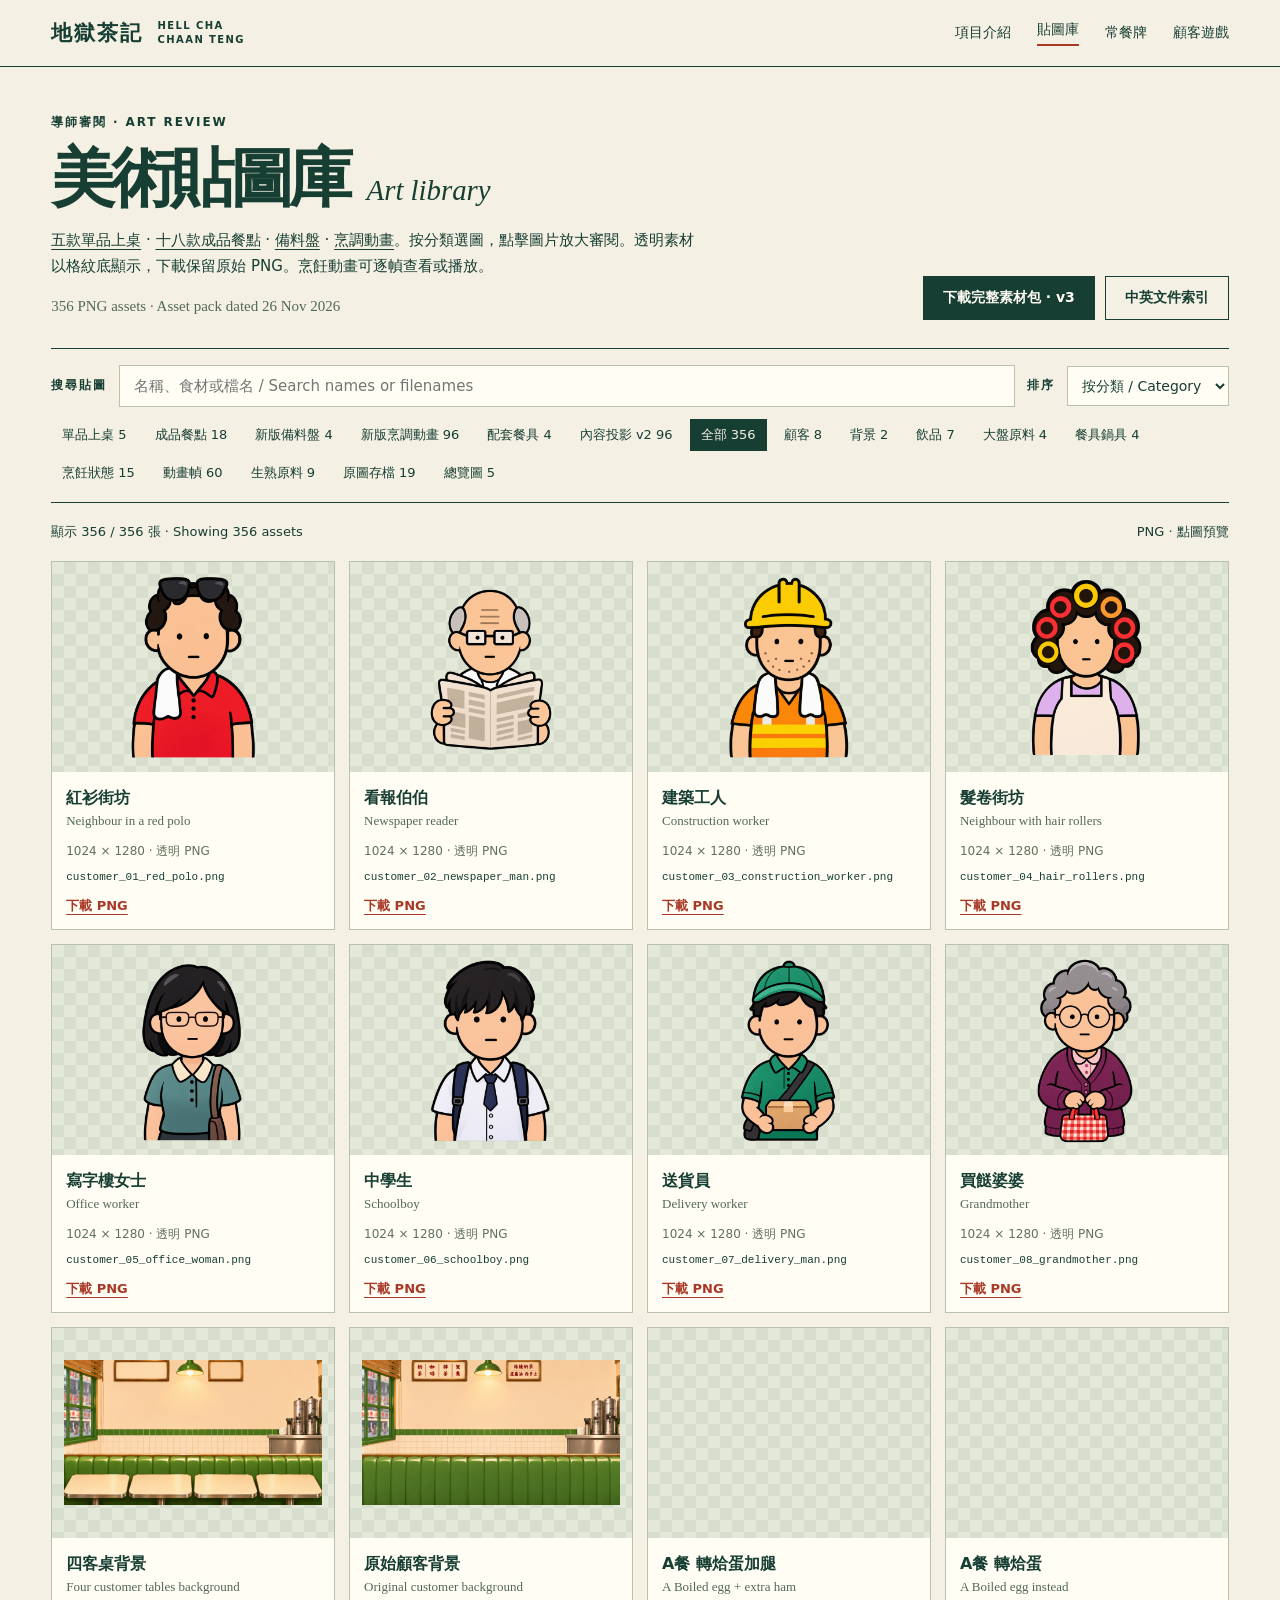
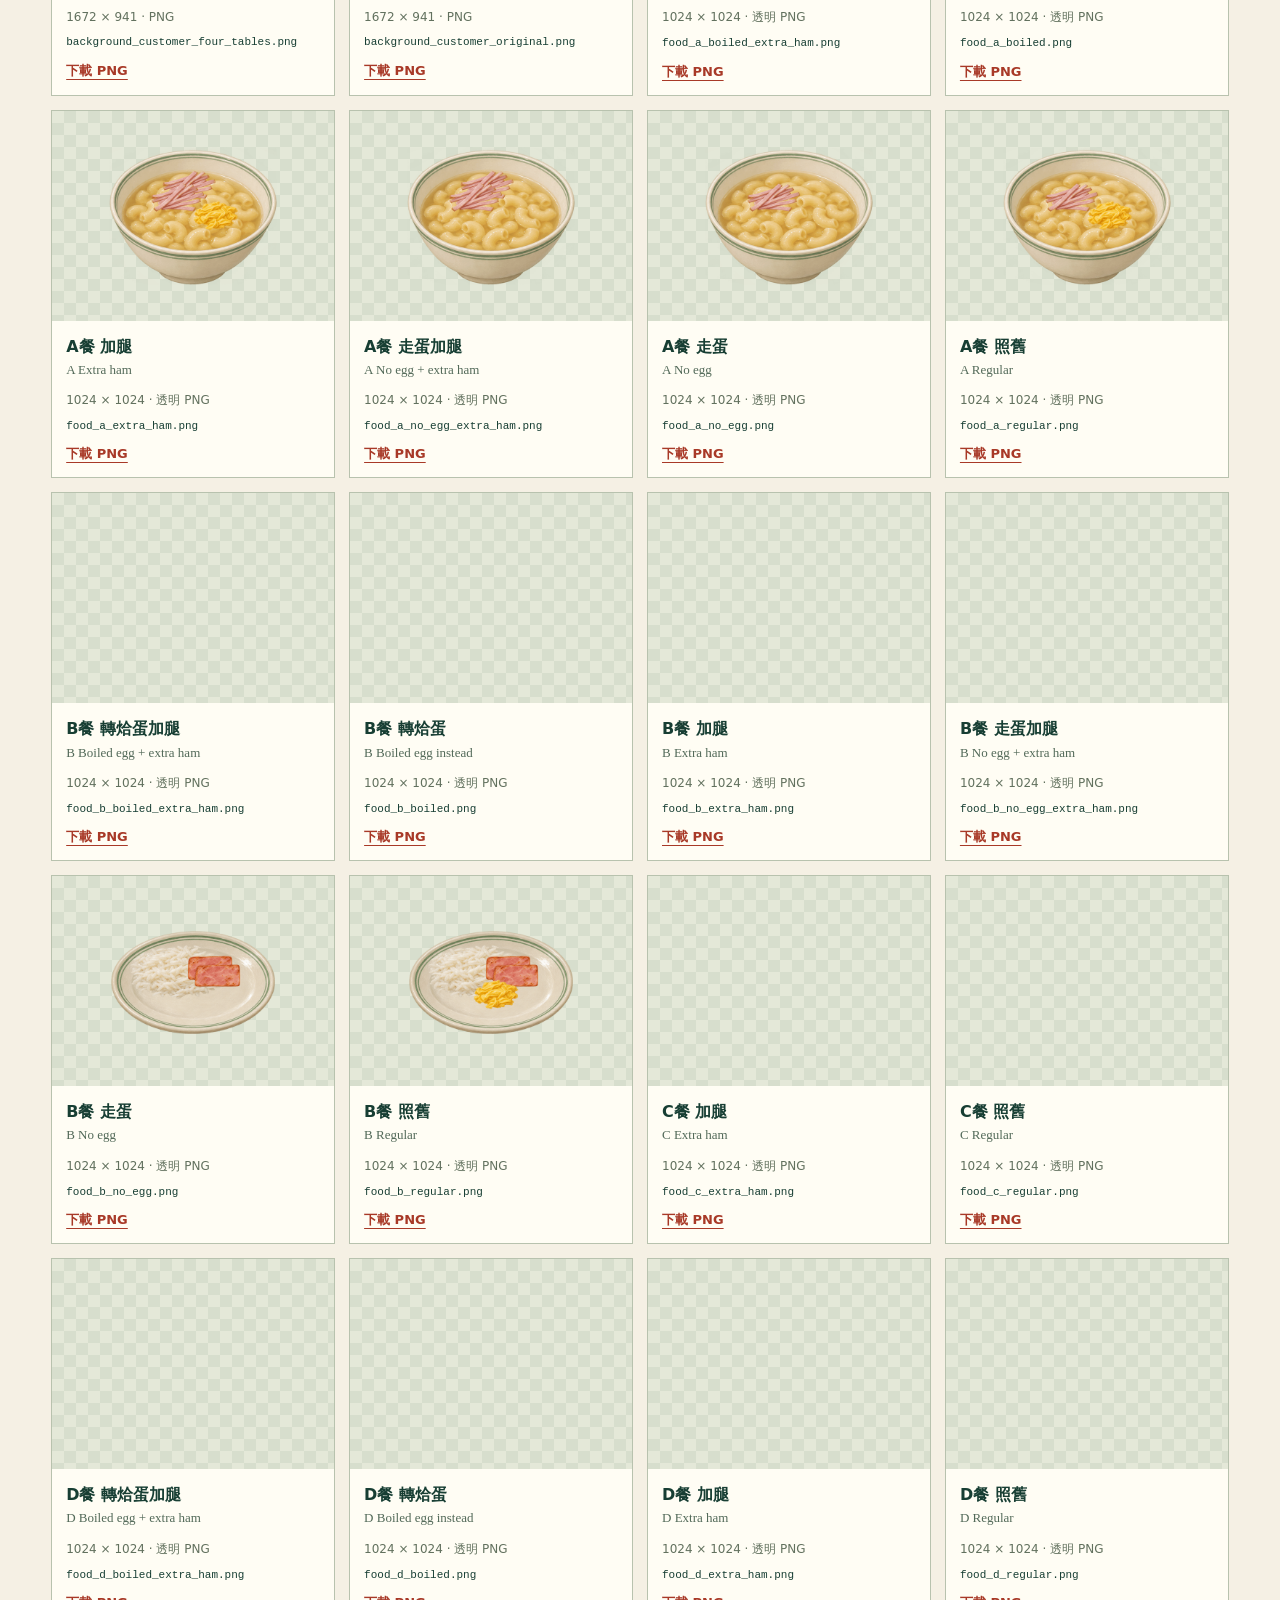
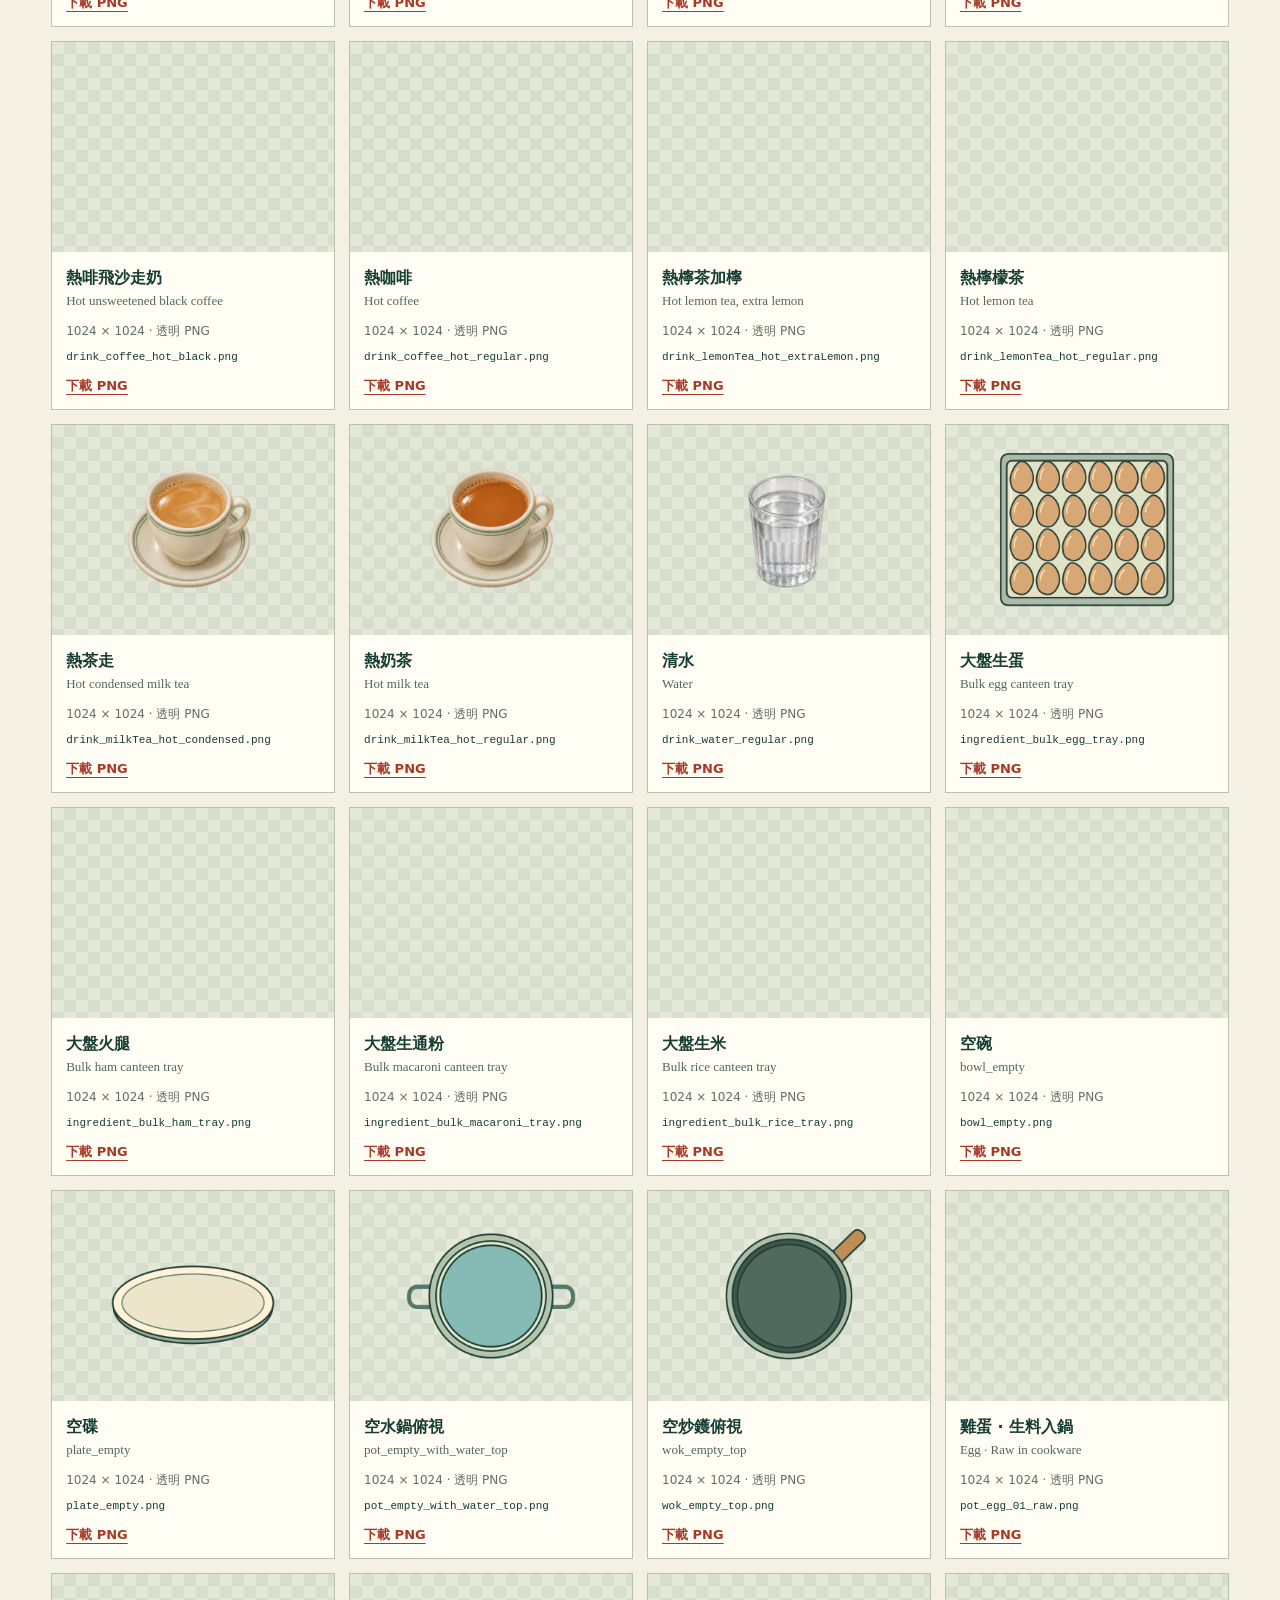
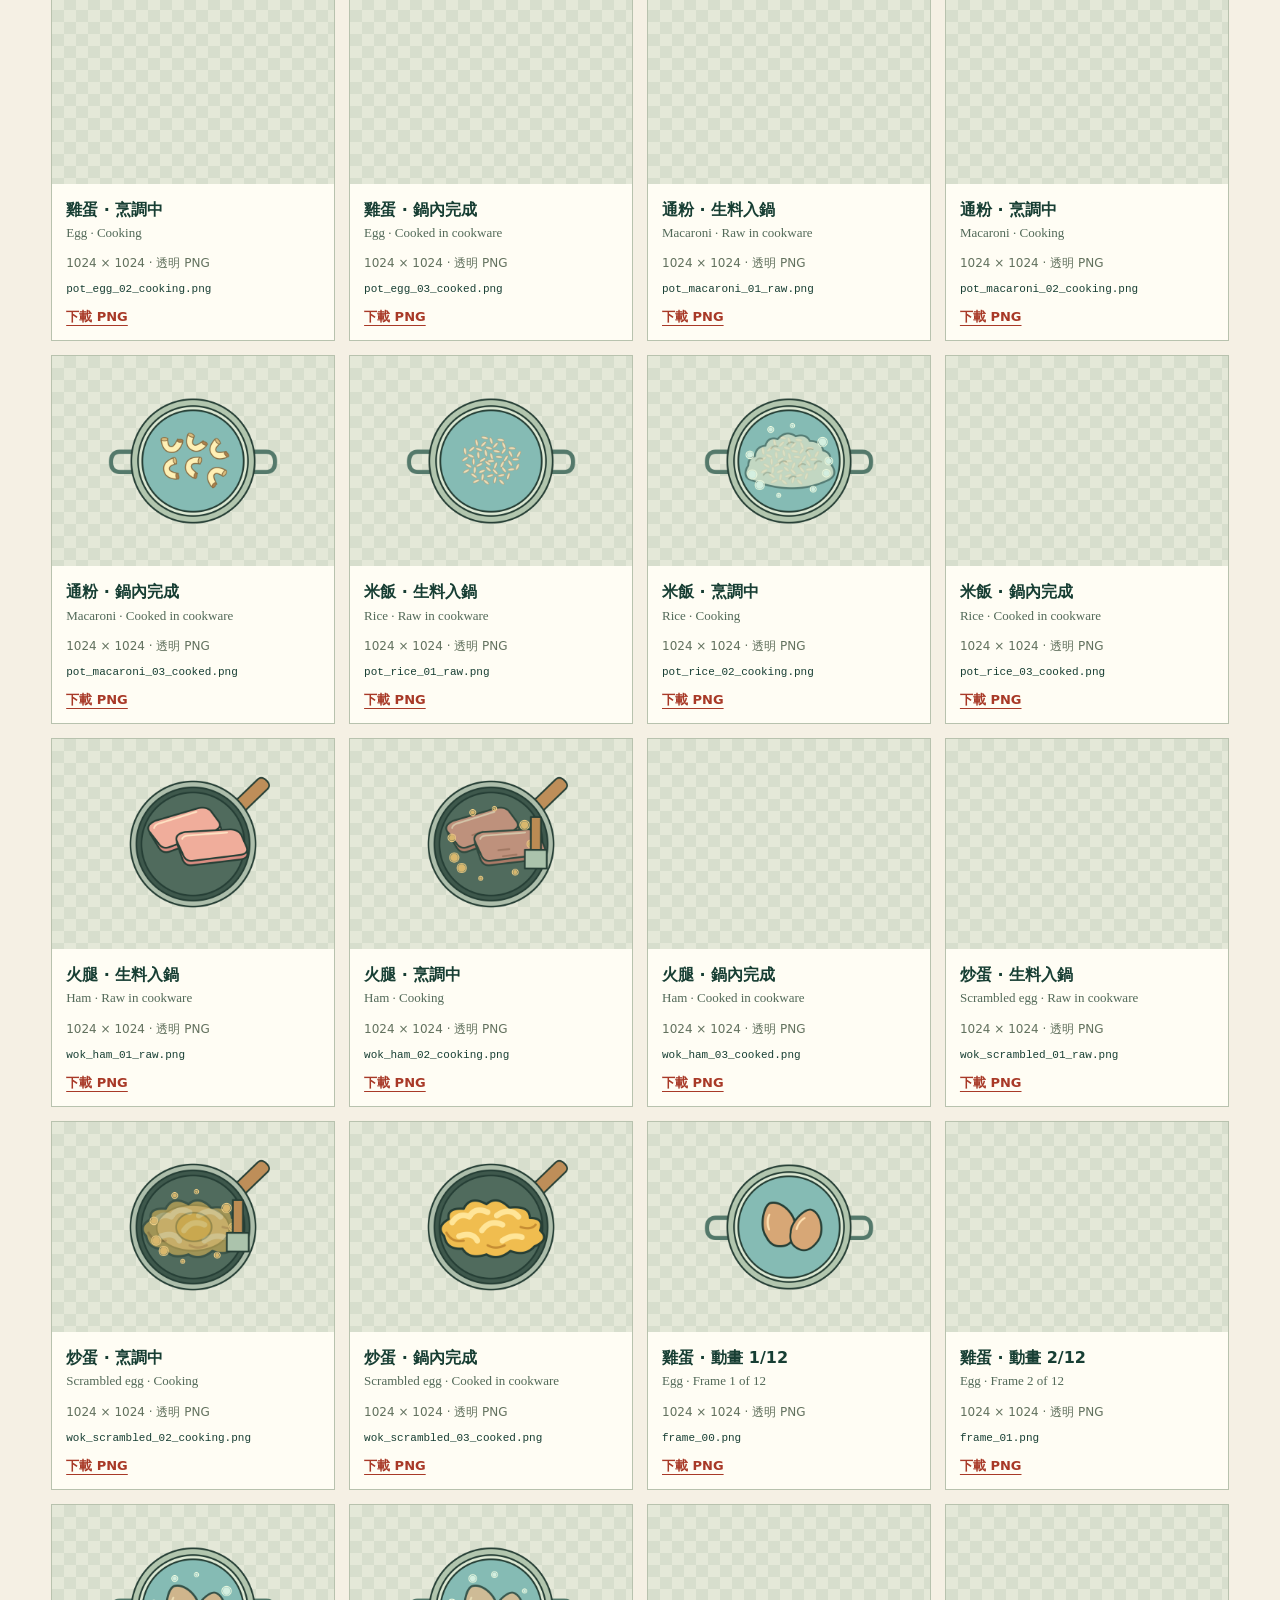
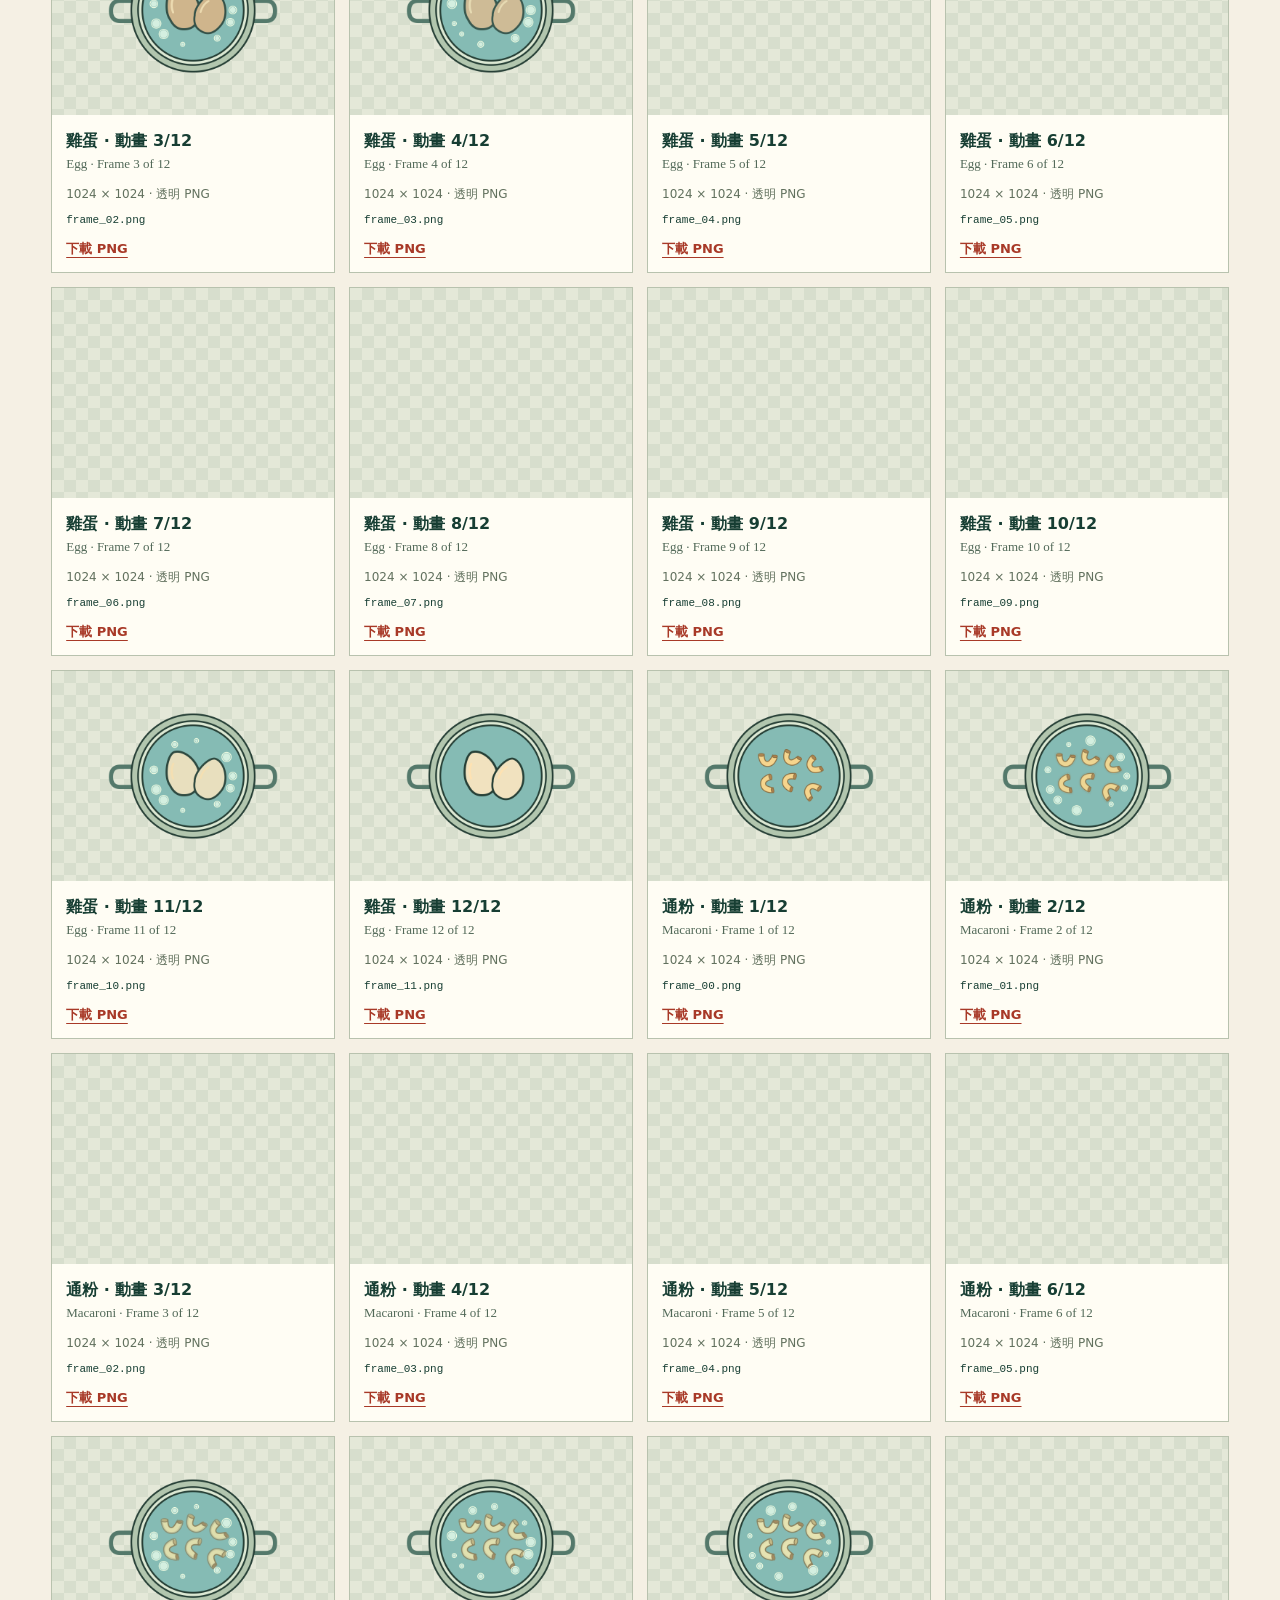
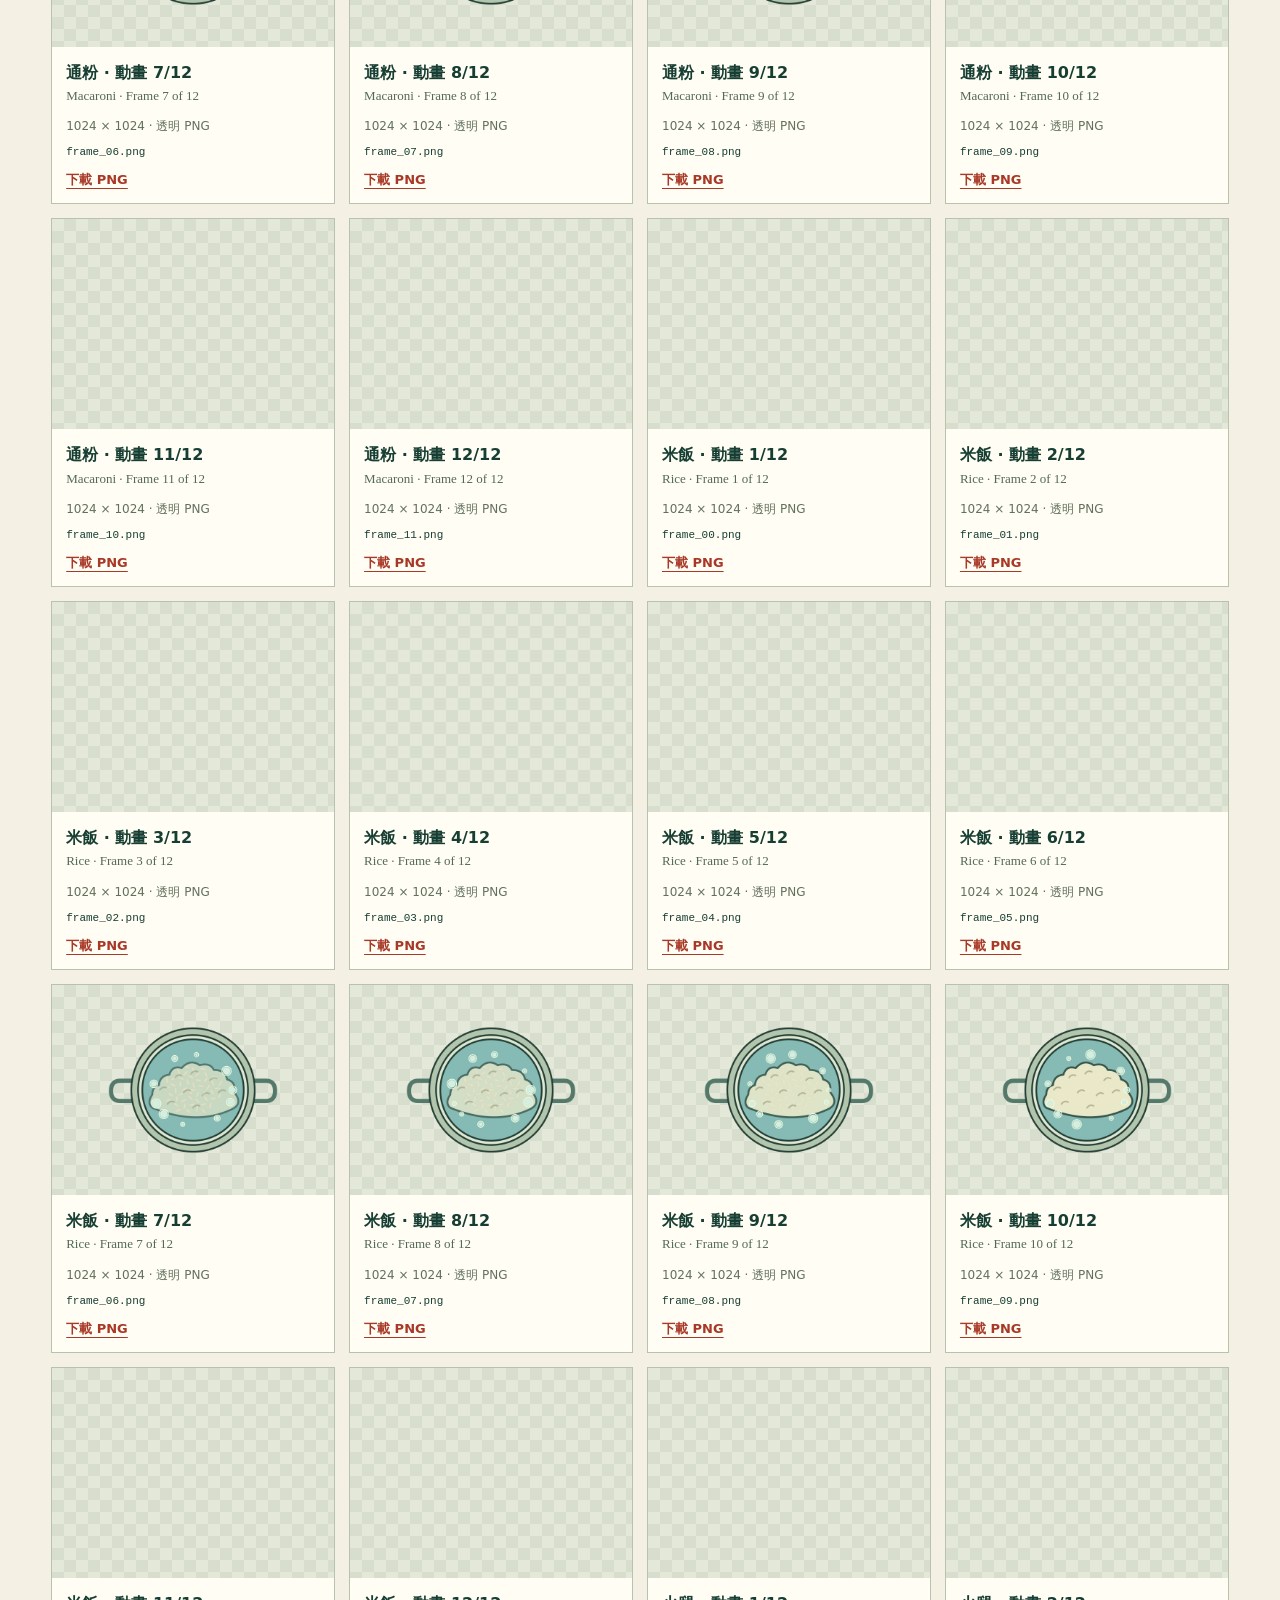
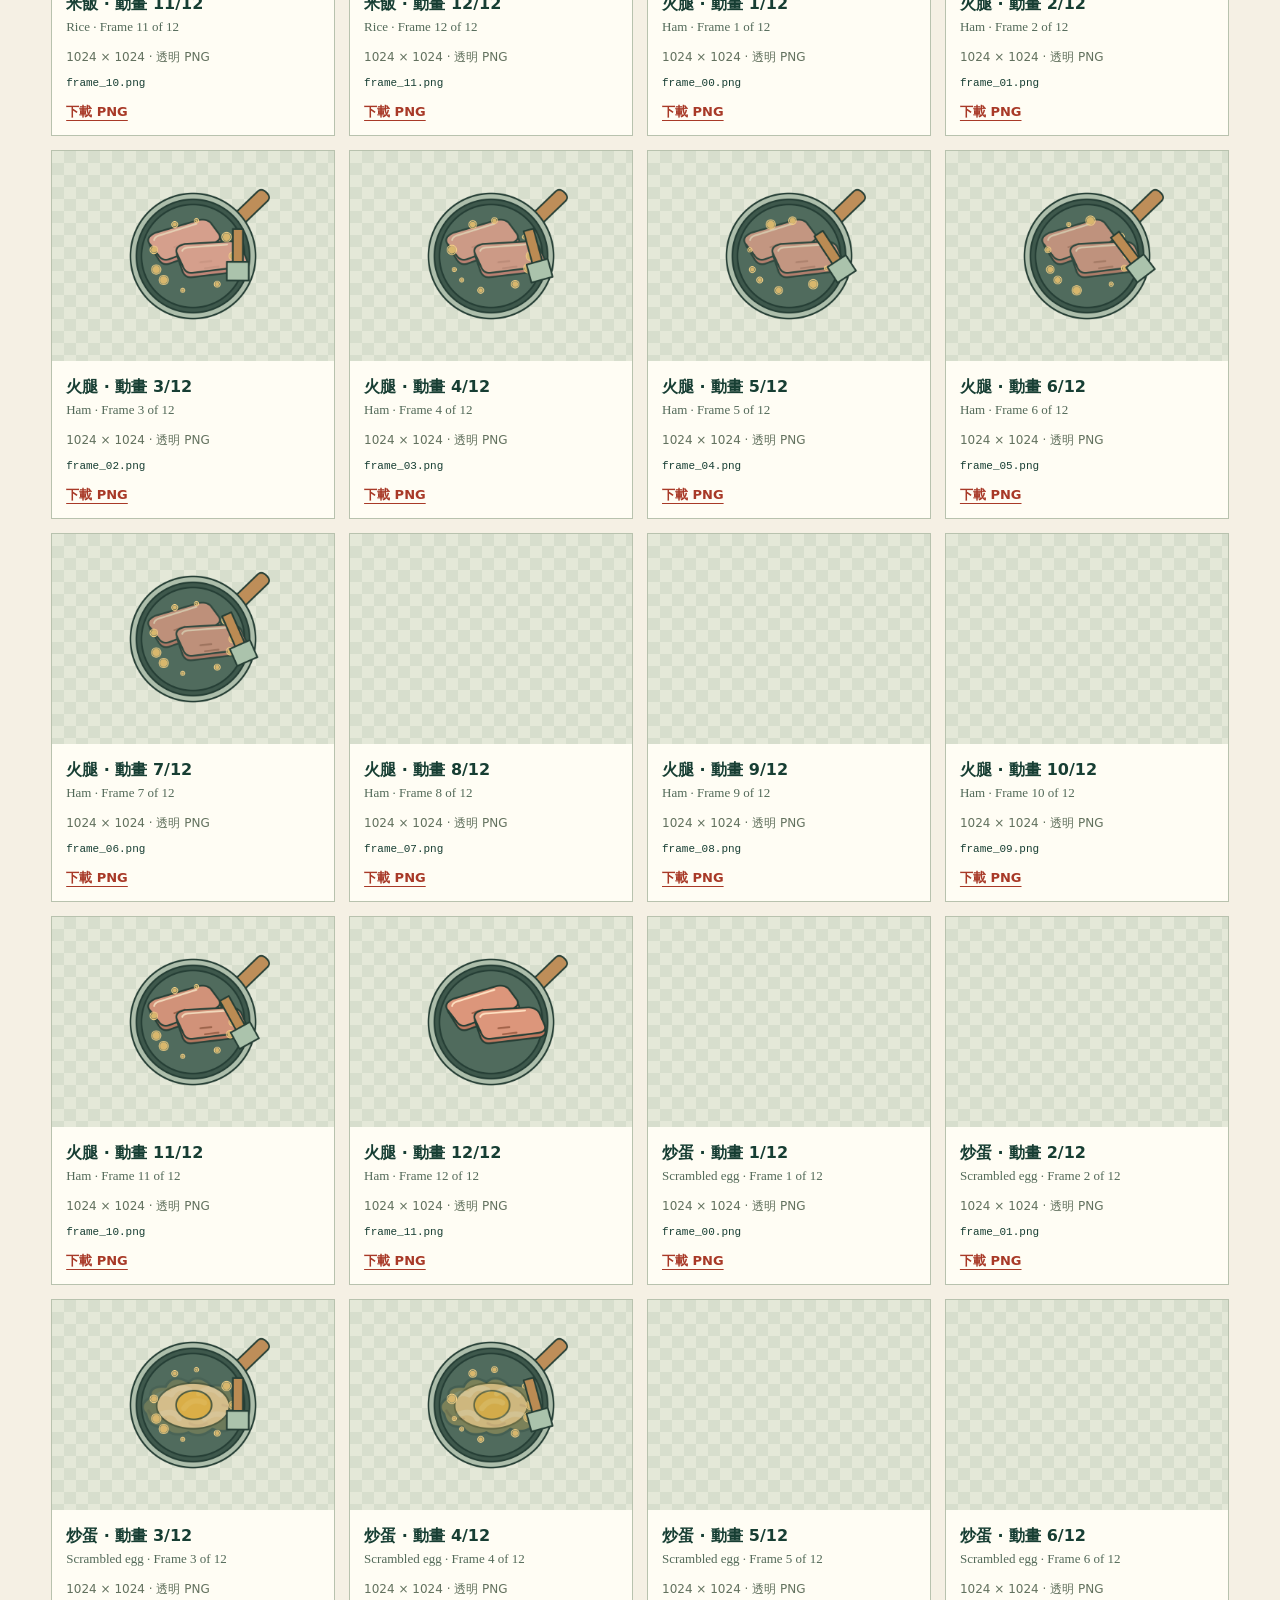
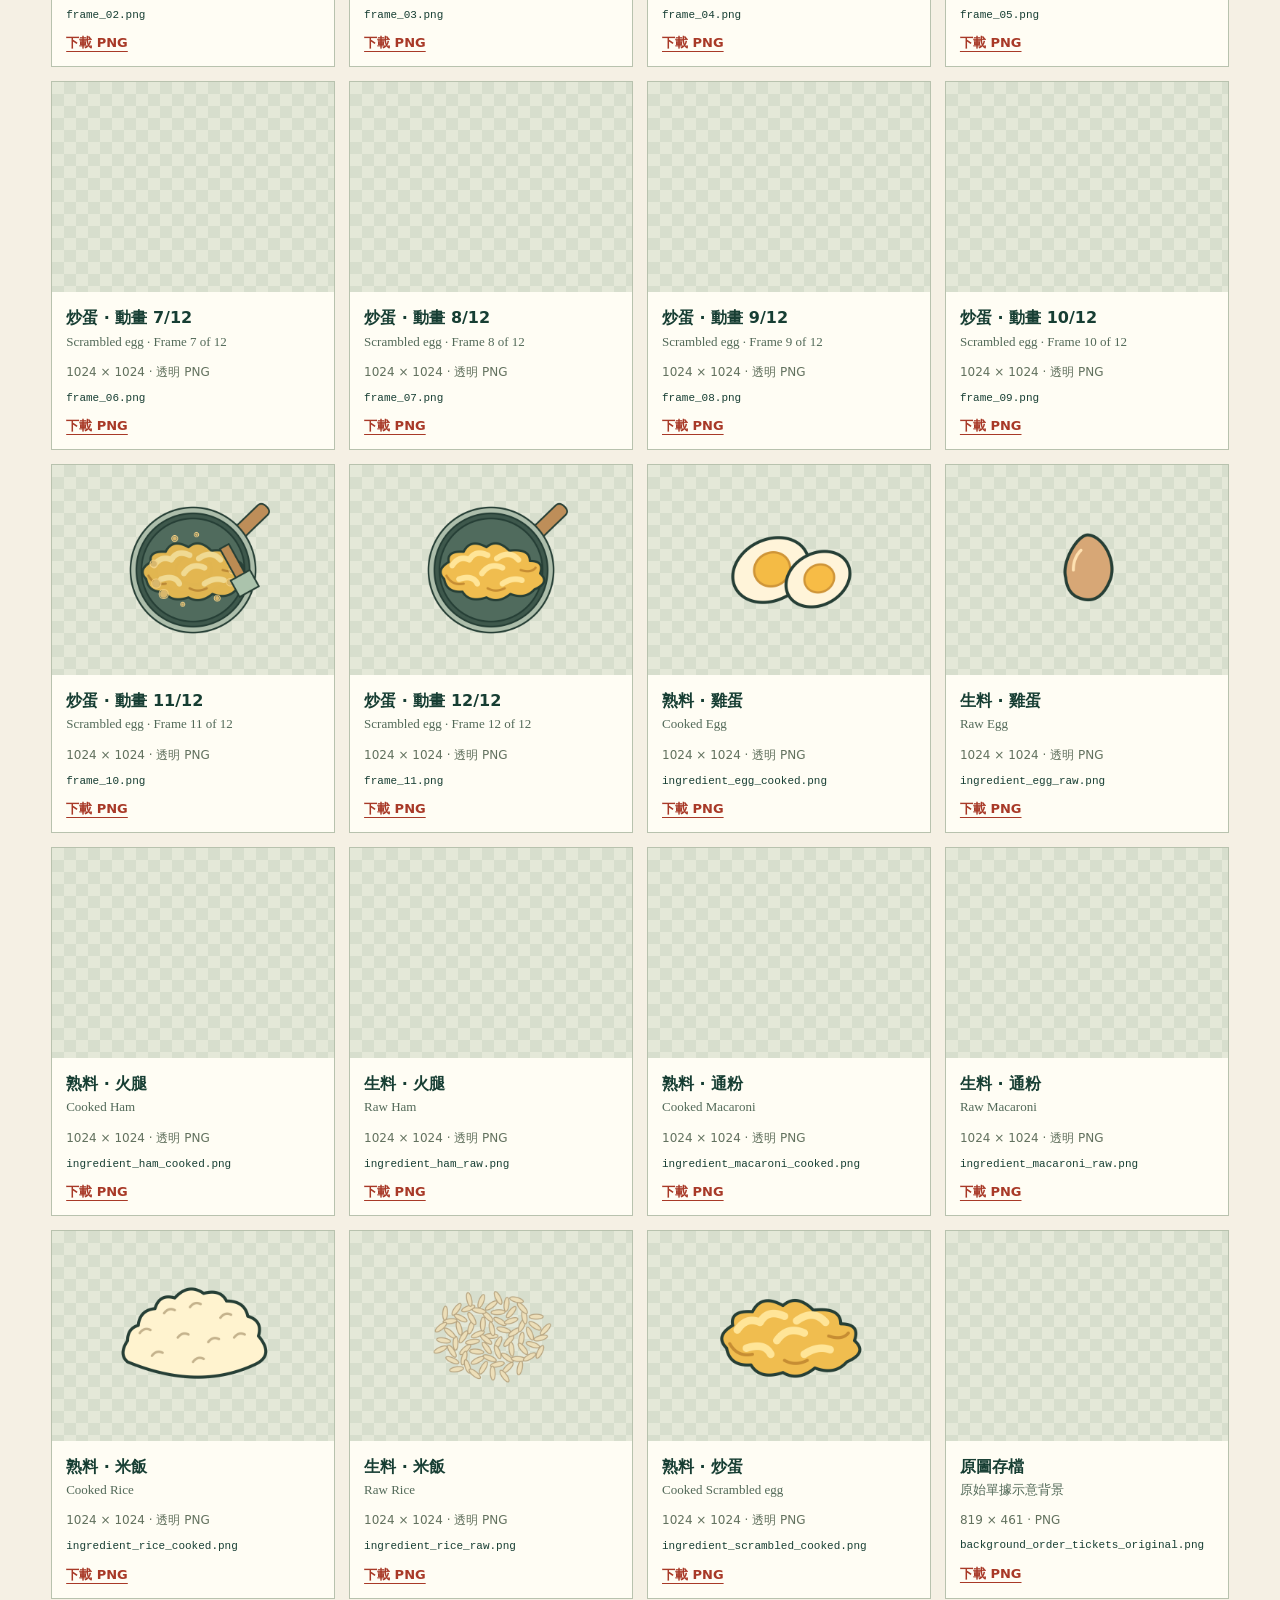
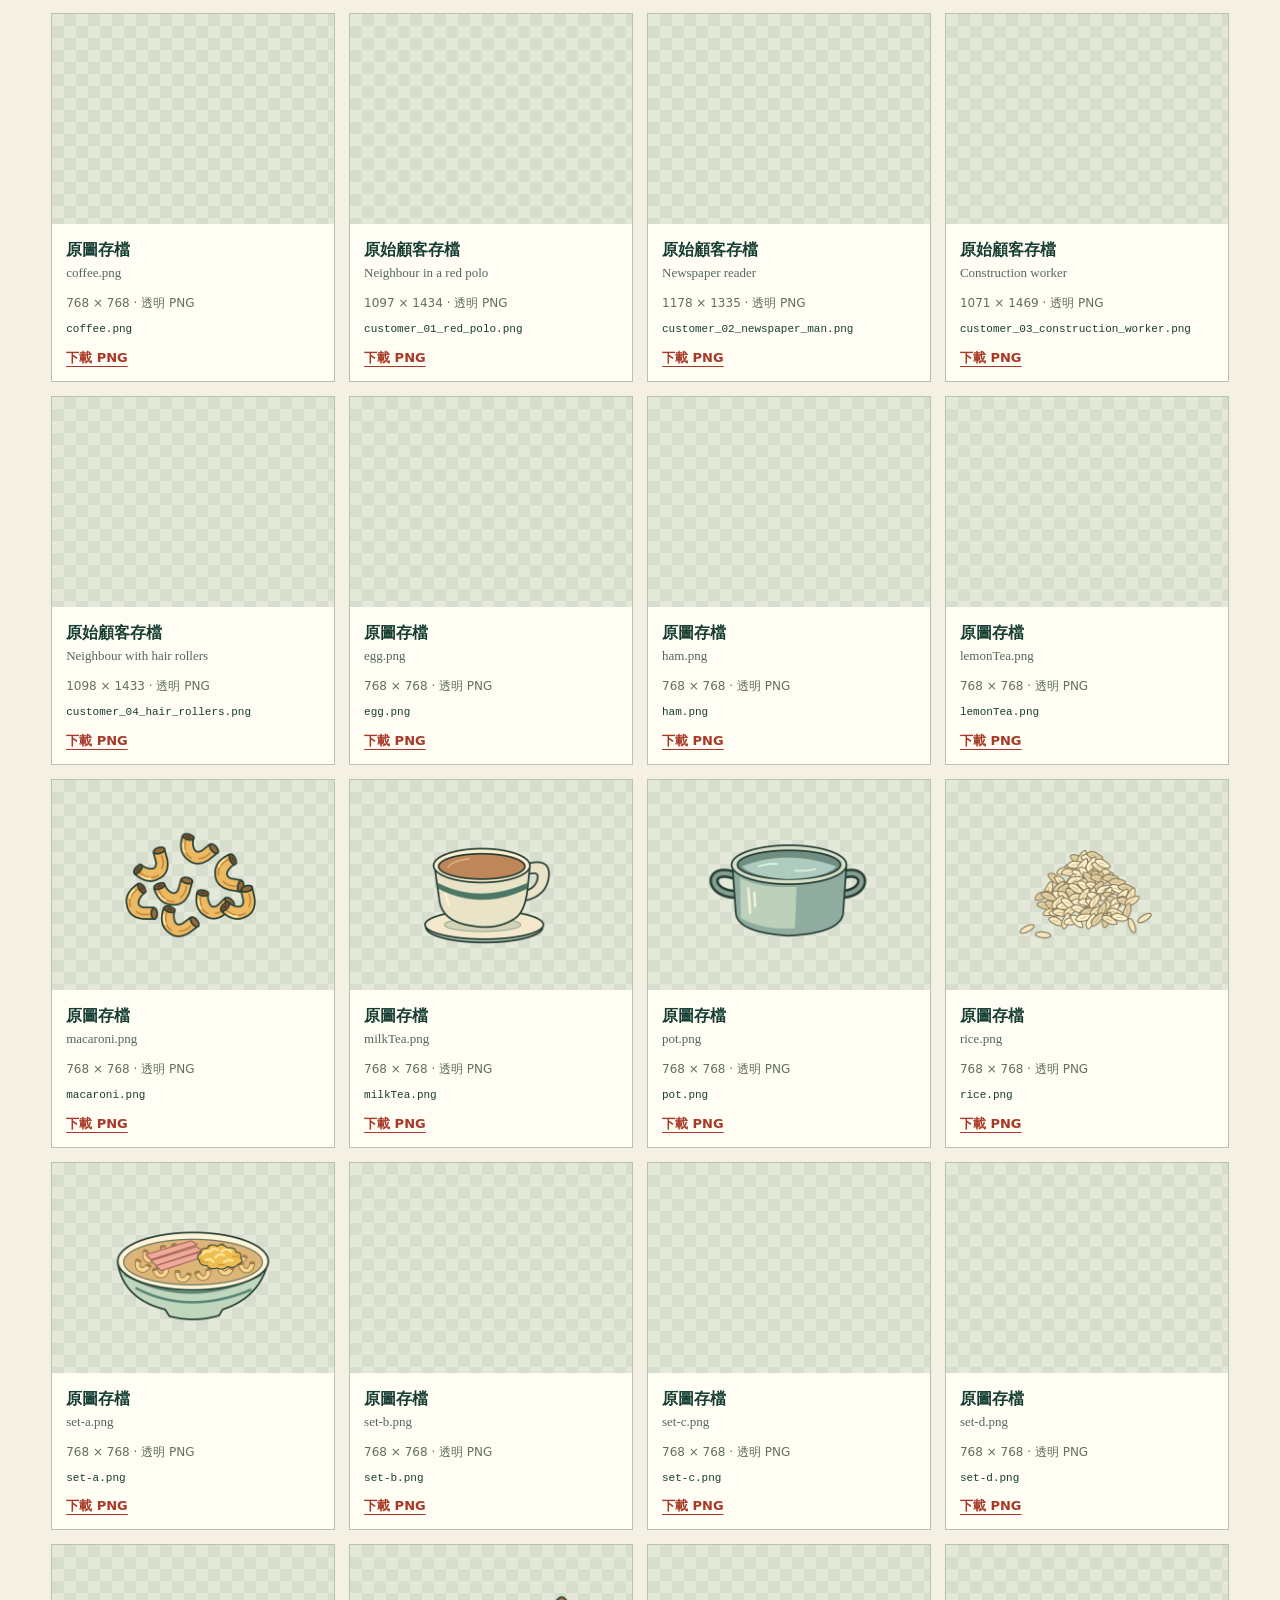
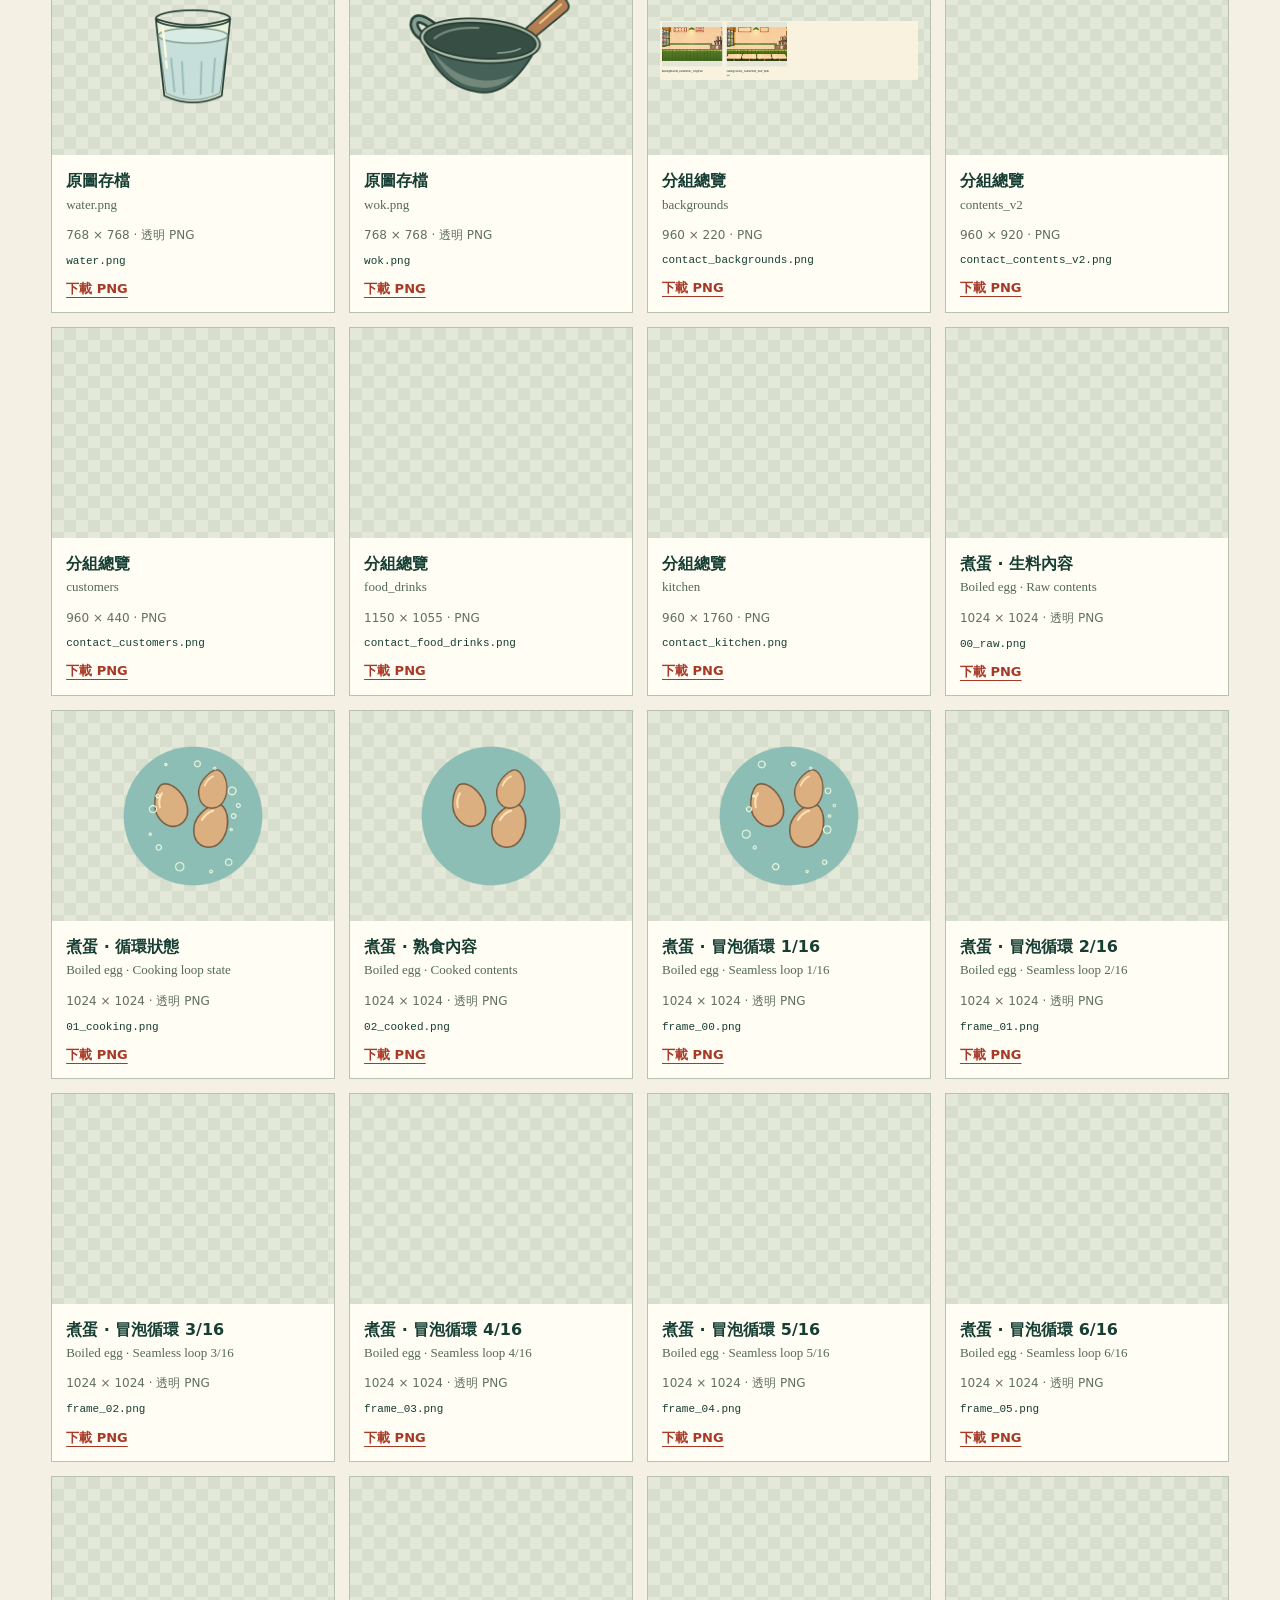
<file: textures.html>
<!doctype html><html lang="zh-HK"><head><meta charset="utf-8"><meta name="viewport" content="width=device-width,initial-scale=1"><title>美術貼圖庫 · 地獄茶記</title><meta name="description" content="地獄茶記的356張美術貼圖，提供顧客、餐點、飲品、原料和烹飪動畫預覽與PNG下載。"><link rel="stylesheet" href="hub.css"></head><body>
<nav class="site-nav" aria-label="主導航"><a class="wordmark" href="index.html">地獄茶記<small>HELL CHA<br>CHAAN TENG</small></a><div class="site-links"><a href="index.html">項目介紹</a><a href="textures.html" aria-current="page">貼圖庫</a><a href="menu.html">常餐牌</a><a href="customers.html">顧客遊戲</a></div></nav>
<main class="shell">
<header class="library-head"><div><span class="eyebrow">導師審閱 · Art review</span><h1>美術貼圖庫 <span lang="en">Art library</span></h1><p><a href="?category=13">五款單品上桌</a> · <a href="?category=03">十八款成品餐點</a> · <a href="?category=14">備料盤</a> · <a href="?category=15">烹調動畫</a>。按分類選圖，點擊圖片放大審閱。透明素材以格紋底顯示，下載保留原始 PNG。烹飪動畫可逐幀查看或播放。</p><p class="english">356 PNG assets · Asset pack dated 26 Nov 2026</p></div><div class="actions"><a class="button" href="HellChaChaanTeng_ArtPack_v3.zip" download>下載完整素材包 · v3</a><a class="button secondary" href="HellChaChaanTeng_ArtPack_2026-11-22/ASSET_INDEX.csv" download>中英文件索引</a></div></header>
<section class="tools-bar" aria-label="貼圖篩選"><div class="search-row"><label class="eyebrow" for="search">搜尋貼圖</label><input id="search" type="search" placeholder="名稱、食材或檔名 / Search names or filenames" autocomplete="off"><label for="sort" class="eyebrow">排序</label><select id="sort"><option value="category">按分類 / Category</option><option value="name">按檔名 / Filename</option></select></div><div id="filters" class="filter-list" aria-label="素材分類"></div></section>
<div class="library-status"><span id="result-count" role="status" aria-live="polite"></span><span>PNG · 點圖預覽</span></div><section id="asset-grid" class="asset-grid" aria-label="貼圖列表"></section><p id="no-results" class="empty-result" hidden>找不到貼圖，請試其他關鍵字。 / No matching assets.</p><noscript>請開啟 JavaScript 查看分類貼圖，或直接下載上方完整素材包。</noscript>
</main><dialog id="preview" aria-labelledby="preview-title"><div class="detail-head"><span class="eyebrow">貼圖預覽 / Asset preview</span><button class="close" id="close-preview" aria-label="關閉預覽 / Close preview">關閉 ×</button></div><div class="detail-body"><img id="preview-image" class="detail-art" alt=""><div class="detail-copy"><h2 id="preview-title"></h2><p id="preview-en" class="english"></p><p id="preview-file" class="file-path"></p><dl><dt>尺寸 / Dimensions</dt><dd id="preview-size"></dd><dt>背景 / Background</dt><dd id="preview-alpha"></dd><dt>來源 / Source</dt><dd id="preview-source"></dd></dl><div id="animation-controls" hidden><div id="stage-controls" hidden><button class="button secondary" id="raw-stage">生料 / Raw</button><button class="button secondary" id="cooked-stage">完成 / Cooked</button></div><button class="button secondary" id="play-animation">播放動畫 / Play</button><p id="frame-status" class="asset-meta" role="status"></p></div><a class="button" id="preview-download" download>下載 PNG</a></div></div></dialog>
<footer class="site-footer"><span>地獄茶記 · Hell Cha Chaan Teng</span><div><a href="index.html">項目首頁</a><a href="HellChaChaanTeng_ArtPack_2026-11-22/README_素材说明.txt" target="_blank" rel="noopener">素材使用說明</a></div></footer>
<script src="art-library-data.js"></script><script src="art-library.js"></script><script src="hub-nav.js"></script></body></html>
</file>
<file: hub.css>
:root{--ink:#173e33;--paper:#f5f0e4;--card:#fffdf4;--red:#a83927;--line:#b8c2ae;--mint:#d5dfca;--yellow:#e5b65e;color:var(--ink);background:var(--paper);font-family:"Microsoft JhengHei","PingFang HK","Noto Sans TC",system-ui,sans-serif}
*{box-sizing:border-box}body{margin:0}a{color:inherit;text-underline-offset:4px}button,input,select{font:inherit}button,a,input,select{-webkit-tap-highlight-color:transparent}button{cursor:pointer}a:focus-visible,button:focus-visible,input:focus-visible,select:focus-visible{outline:3px solid var(--red);outline-offset:4px}button:disabled{cursor:default;opacity:.5}
.site-nav{display:flex;align-items:center;justify-content:space-between;gap:24px;padding:19px 4vw;border-bottom:1px solid var(--ink);background:var(--paper)}.wordmark{text-decoration:none;display:flex;align-items:center;gap:14px;font-weight:900;font-size:21px;letter-spacing:.1em}.wordmark small{font-size:10px;line-height:1.4;font-weight:650;letter-spacing:.14em;max-width:115px}.site-links{display:flex;gap:26px;font-size:14px;align-items:center}.site-links a{text-decoration:none}.site-links a[aria-current=page]{border-bottom:2px solid var(--red);padding-bottom:5px}
.shell{max-width:1440px;padding:0 4vw;margin:auto}.eyebrow{font-size:12px;letter-spacing:.16em;text-transform:uppercase;font-weight:750}.hero{display:grid;grid-template-columns:1fr 1.15fr;gap:4vw;align-items:center;padding:64px 0 54px}.hero h1{font-size:clamp(54px,7vw,112px);letter-spacing:-.08em;line-height:1.04;margin:19px 0}.hero h1 span{display:block;font-family:Georgia,serif;font-size:.43em;letter-spacing:-.035em;line-height:1.4}.intro{max-width:540px;font-size:18px;line-height:1.85}.english{font-family:Georgia,serif;font-size:16px;line-height:1.6;color:#526958}.actions{display:flex;gap:10px;flex-wrap:wrap;margin-top:25px}.button{display:inline-block;text-decoration:none;border:1px solid var(--ink);padding:12px 19px;font-weight:700;font-size:14px;background:var(--ink);color:var(--card)}.button.secondary{background:transparent;color:var(--ink)}.hero-art{margin:0;position:relative;background:#d8d5be;aspect-ratio:1.08;overflow:hidden;border:1px solid var(--ink)}.hero-art>.room{height:100%;width:100%;object-fit:cover;object-position:center}.hero-people{position:absolute;inset:28% 5% 20%;display:flex;align-items:end}.hero-people img{width:25%;height:100%;object-fit:contain;object-position:bottom}.hero-caption{position:absolute;bottom:0;left:0;right:0;padding:11px 16px;background:var(--ink);color:var(--paper);font-size:12px;letter-spacing:.05em}
.strip{display:grid;grid-template-columns:repeat(3,1fr);border-block:1px solid var(--ink);padding:20px 0;margin:0 0 52px}.strip p{margin:0;padding:0 22px;border-right:1px solid var(--line);font-size:15px;line-height:1.7}.strip p:first-child{padding-left:0}.strip p:last-child{border:0}.strip small{display:block;font:italic 14px Georgia,serif}
.section-heading{display:flex;align-items:baseline;justify-content:space-between;gap:20px;margin:0 0 22px}.section-heading h2{font-size:30px;letter-spacing:-.05em;margin:0}.section-heading h2 small{font:italic 20px Georgia,serif;letter-spacing:0;margin-left:10px}.entry-grid{display:grid;grid-template-columns:repeat(3,minmax(0,1fr));gap:14px}.entry{border:1px solid var(--ink);background:var(--card);text-decoration:none;display:flex;flex-direction:column;transition:transform .18s}.entry:hover{transform:translateY(-3px)}.entry img{height:170px;width:100%;object-fit:contain;background:var(--mint);border-bottom:1px solid var(--ink)}.entry img.cover{object-fit:cover}.entry-copy{padding:22px;flex:1}.entry h3{margin:0 0 7px;font-size:22px}.entry .english{margin:0 0 12px}.entry p{font-size:14px;line-height:1.7;margin:0}.guide{display:grid;grid-template-columns:1fr 1fr;gap:5vw;border-top:1px solid var(--ink);margin-top:52px;padding:30px 0 45px}.guide h2{font-size:26px;margin-top:0}.guide p{font-size:15px;line-height:1.8}.site-footer{border-top:1px solid var(--ink);padding:20px 4vw;display:flex;justify-content:space-between;gap:20px;font-size:12px}.site-footer a{margin-left:18px}
.library-head{padding:44px 0 28px;display:flex;justify-content:space-between;gap:30px;align-items:end}.library-head h1{font-size:clamp(42px,5vw,70px);line-height:1.1;letter-spacing:-.07em;margin:12px 0}.library-head h1 span{font:italic .45em Georgia,serif;letter-spacing:0}.library-head p{font-size:15px;line-height:1.7;max-width:650px;margin-bottom:0}.library-head .actions{flex-shrink:0}.tools-bar{position:sticky;top:0;z-index:3;background:var(--paper);border-block:1px solid var(--ink);padding:16px 0 13px}.search-row{display:flex;gap:12px;align-items:center;flex-wrap:wrap}.search-row input{min-width:220px;flex:1;background:var(--card);border:1px solid var(--line);padding:11px 14px;color:var(--ink);font-size:15px}.search-row select{border:1px solid var(--line);padding:10px;color:var(--ink);background:var(--card);font-size:14px}.filter-list{display:flex;gap:6px;flex-wrap:wrap;margin-top:12px}.filter-list button{padding:6px 10px;border:1px solid transparent;color:var(--ink);background:none;font-size:13px}.filter-list button[aria-pressed=true]{background:var(--ink);color:var(--paper)}.library-status{display:flex;justify-content:space-between;margin:20px 0;font-size:13px}.asset-grid{display:grid;grid-template-columns:repeat(4,minmax(0,1fr));gap:14px;padding-bottom:45px}.asset-card{border:1px solid var(--line);background:var(--card);min-width:0}.asset-image{display:block;width:100%;height:210px;border:0;padding:12px;background-color:#e4e8d8;background-image:linear-gradient(45deg,#d7decd 25%,transparent 25%),linear-gradient(-45deg,#d7decd 25%,transparent 25%),linear-gradient(45deg,transparent 75%,#d7decd 75%),linear-gradient(-45deg,transparent 75%,#d7decd 75%);background-size:24px 24px;background-position:0 0,0 12px,12px -12px,-12px 0}.asset-image img{width:100%;height:100%;object-fit:contain}.asset-copy{padding:14px}.asset-copy h2{font-size:16px;line-height:1.45;margin:0 0 3px}.asset-copy .english{font-size:13px;margin:0 0 10px;line-height:1.4}.asset-meta{font-size:12px;color:#62715e}.asset-file{display:block;font:11px/1.5 ui-monospace,monospace;overflow-wrap:anywhere;margin:9px 0}.asset-download{font-size:13px;font-weight:750;color:var(--red)}.empty-result{padding:65px 0;font-size:18px}.error{color:var(--red)}
dialog{width:min(1040px,94vw);max-height:94svh;padding:0;background:var(--paper);border:1px solid var(--ink);color:var(--ink)}dialog::backdrop{background:#0c221be0}dialog .detail-head{display:flex;align-items:center;justify-content:space-between;padding:14px 20px;border-bottom:1px solid var(--line)}.close{border:1px solid var(--ink);background:none;color:var(--ink);padding:5px 10px}.detail-body{display:grid;grid-template-columns:1.5fr 1fr}.detail-art{height:min(65svh,600px);width:100%;object-fit:contain;background-color:#dce3d4;padding:20px}.detail-copy{padding:24px}.detail-copy h2{margin-top:0;line-height:1.4}.detail-copy .file-path{font:12px/1.6 ui-monospace,monospace;overflow-wrap:anywhere}.detail-copy dl{font-size:13px;line-height:1.8}.detail-copy dt{color:#62715e}.detail-copy dd{margin:0 0 9px}.detail-copy button{margin-top:15px}.detail-copy .button{margin-top:16px}
@media(max-width:950px){.hero{gap:24px}.entry-grid{grid-template-columns:repeat(2,1fr)}.asset-grid{grid-template-columns:repeat(3,1fr)}.library-head{display:block}.library-head .actions{margin-top:18px}.hero h1{font-size:65px}}@media(max-width:650px){.site-nav{align-items:start;gap:12px;flex-direction:column}.site-links{gap:20px}.hero{grid-template-columns:1fr;padding-top:32px;gap:26px}.hero h1{font-size:64px}.hero-art{aspect-ratio:1.6}.intro{font-size:16px}.strip{grid-template-columns:1fr;gap:14px;padding:20px 0;margin-bottom:35px}.strip p{padding:0;border:0}.entry-grid{grid-template-columns:1fr 1fr}.entry img{height:130px}.entry-copy{padding:14px}.entry h3{font-size:19px}.guide{grid-template-columns:1fr;gap:15px}.asset-grid{grid-template-columns:repeat(2,minmax(0,1fr));gap:10px}.asset-image{height:165px}.asset-copy{padding:11px}.asset-file{font-size:10px}.section-heading{align-items:start;flex-direction:column}.detail-body{display:block}.detail-art{height:40svh}.detail-copy{padding:18px}.site-footer{flex-direction:column}.site-footer a{margin:0 15px 0 0}.filter-list{flex-wrap:nowrap;overflow:auto;padding-bottom:4px}.filter-list button{white-space:nowrap}.library-head{padding-top:30px}.search-row input{min-width:0;width:100%}.tools-bar{position:relative}}
@media(prefers-reduced-motion:reduce){*{transition:none!important}}
</file>
